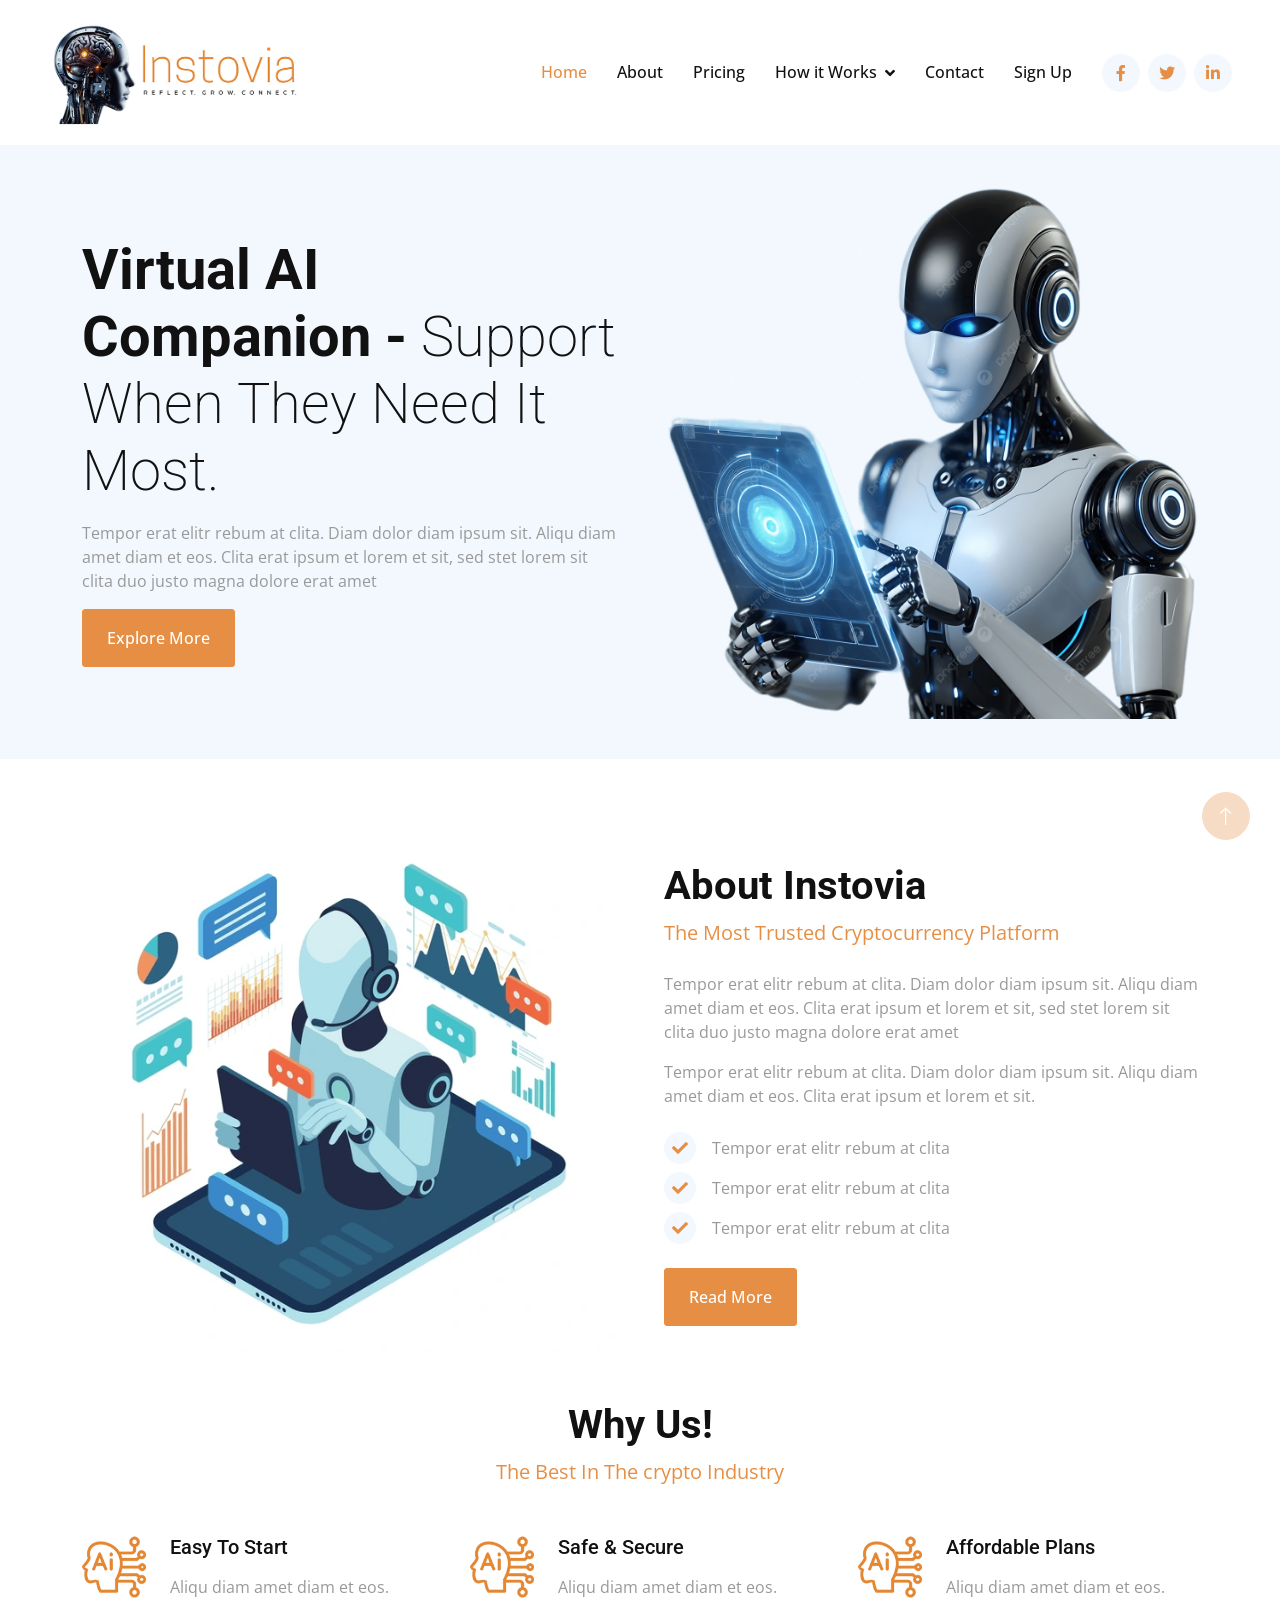
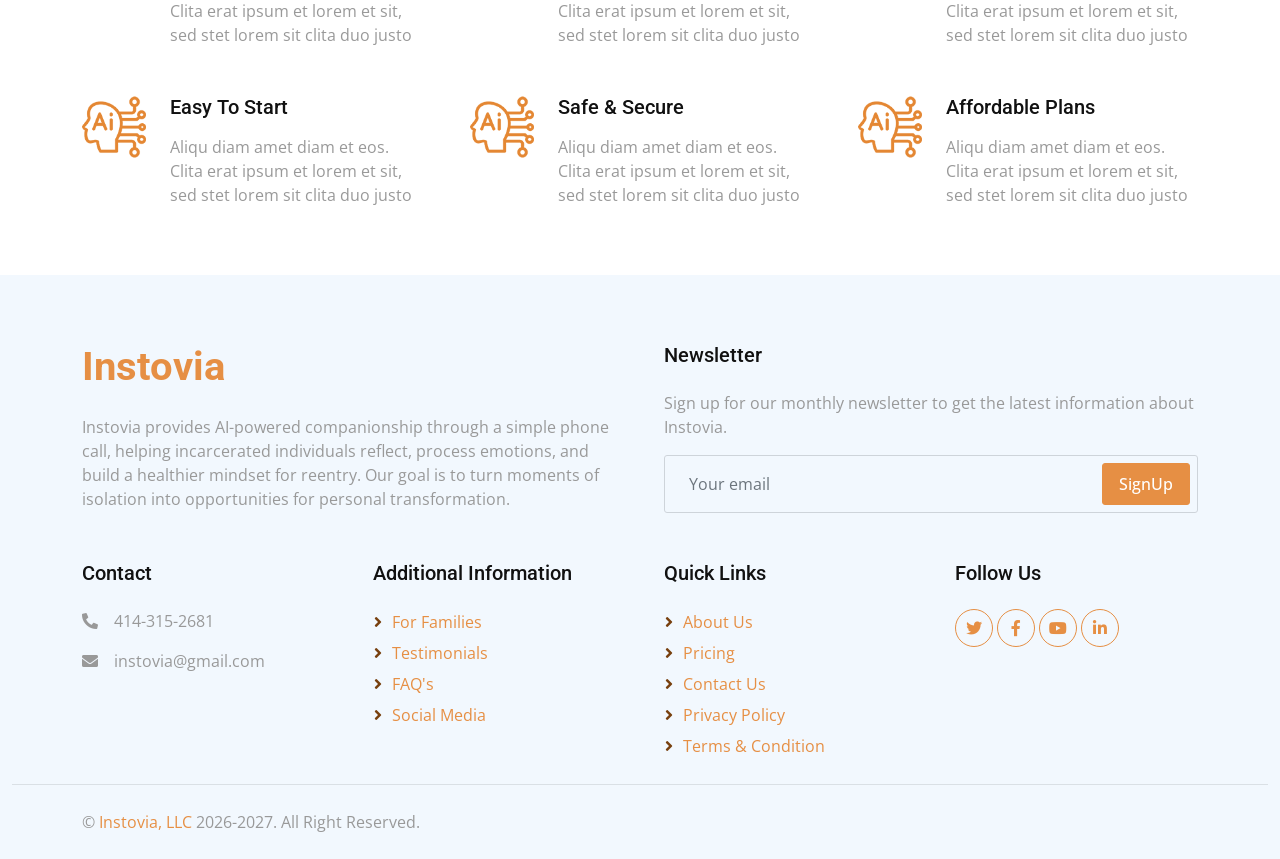
<file: index.html>
<!DOCTYPE html>
<html lang="en">

<head>
    <meta charset="utf-8">
    <title>Instovia Virtual AI-Based Phone Companion</title>
    <meta content="width=device-width, initial-scale=1.0" name="viewport">
    <meta content="" name="keywords">
    <meta content="" name="description">

    <!-- Favicon -->
    <link href="img/favicon.ico" rel="icon">

    <!-- Google Web Fonts -->
    <link rel="preconnect" href="https://fonts.googleapis.com">
    <link rel="preconnect" href="https://fonts.gstatic.com" crossorigin>
    <link href="https://fonts.googleapis.com/css2?family=Open+Sans:wght@400;500&family=Roboto:wght@500;700&display=swap"
        rel="stylesheet">

    <!-- Icon Font Stylesheet -->
    <link href="https://cdnjs.cloudflare.com/ajax/libs/font-awesome/5.10.0/css/all.min.css" rel="stylesheet">
    <link href="https://cdn.jsdelivr.net/npm/bootstrap-icons@1.4.1/font/bootstrap-icons.css" rel="stylesheet">

    <!-- Libraries Stylesheet -->
    <link href="lib/animate/animate.min.css" rel="stylesheet">
    <link href="lib/owlcarousel/assets/owl.carousel.min.css" rel="stylesheet">

    <!-- Customized Bootstrap Stylesheet -->
    <link href="css/bootstrap.min.css" rel="stylesheet">

    <!-- Template Stylesheet -->
    <link href="css/style.css" rel="stylesheet">
</head>

<body>
    <!-- Spinner Start -->
    <div id="spinner"
        class="show bg-white position-fixed translate-middle w-100 vh-100 top-50 start-50 d-flex align-items-center justify-content-center">
        <div class="spinner-grow text-primary" role="status"></div>
    </div>
    <!-- Spinner End -->


    <!-- Navbar Start -->
    <nav class="navbar navbar-expand-lg bg-white navbar-light sticky-top p-0 px-4 px-lg-5">
        <a href="index.html" class="navbar-brand d-flex align-items-center">
            <h2 class="m-0 text-primary"><img class="img-fluid me-2" src="img/logo.png" alt=""></h2>
        </a>
        <button type="button" class="navbar-toggler" data-bs-toggle="collapse" data-bs-target="#navbarCollapse">
            <span class="navbar-toggler-icon"></span>
        </button>
        <div class="collapse navbar-collapse" id="navbarCollapse">
            <div class="navbar-nav ms-auto py-4 py-lg-0">
                <a href="index.html" class="nav-item nav-link active">Home</a>
                <a href="about.html" class="nav-item nav-link">About</a>
                <a href="roadmap.html" class="nav-item nav-link">Pricing</a>
                <div class="nav-item dropdown">
                    <a href="#" class="nav-link dropdown-toggle" data-bs-toggle="dropdown">How it Works</a>
                    <div class="dropdown-menu shadow-sm m-0">
                        <a href="feature.html" class="dropdown-item">For Families</a>
                        <a href="token.html" class="dropdown-item">Testimonials</a>
                        <a href="faq.html" class="dropdown-item">FAQs</a>
                    </div>
                </div>
                <a href="contact.html" class="nav-item nav-link">Contact</a>
                <a href="contact.html" class="nav-item nav-link">Sign Up</a>
            </div>
            <div class="h-100 d-lg-inline-flex align-items-center d-none">
                <a class="btn btn-square rounded-circle bg-light text-primary me-2" href=""><i
                        class="fab fa-facebook-f"></i></a>
                <a class="btn btn-square rounded-circle bg-light text-primary me-2" href=""><i
                        class="fab fa-twitter"></i></a>
                <a class="btn btn-square rounded-circle bg-light text-primary me-0" href=""><i
                        class="fab fa-linkedin-in"></i></a>
            </div>
        </div>
    </nav>
    <!-- Navbar End -->


    <!-- Header Start -->
    <div class="container-fluid hero-header bg-light py-5 mb-5">
        <div class="container py-5">
            <div class="row g-5 align-items-center">
                <div class="col-lg-6">
                    <h1 class="display-4 mb-3 animated slideInDown">Virtual AI Companion - <span style="font-weight: 200;">Support When They Need It Most.</span></h1>
                    <p class="animated slideInDown">Tempor erat elitr rebum at clita. Diam dolor diam ipsum sit. Aliqu
                        diam amet diam et eos. Clita erat ipsum et lorem et sit, sed stet lorem sit clita duo justo
                        magna dolore erat amet</p>
                    <a href="/how-it-works.html" class="btn btn-primary py-3 px-4 animated slideInDown">Explore More</a>
                </div>
                <div class="col-lg-6 animated fadeIn">
                    <img class="img-fluid animated pulse infinite" style="animation-duration: 3s;" src="img/hero-10.png"
                        alt="">
                </div>
            </div>
        </div>
    </div>
    <!-- Header End -->


    <!-- About Start -->
    <div class="container-xxl py-5">
        <div class="container">
            <div class="row g-5 align-items-center">
                <div class="col-lg-6 wow fadeInUp" data-wow-delay="0.1s">
                    <img class="img-fluid" src="img/ai-support-robot.jpg" alt="">
                </div>
                <div class="col-lg-6 wow fadeInUp" data-wow-delay="0.5s">
                    <div class="h-100">
                        <h1 class="display-6">About Instovia</h1>
                        <p class="text-primary fs-5 mb-4" style="color: #e68f44;">The Most Trusted Cryptocurrency Platform</p>
                        <p>Tempor erat elitr rebum at clita. Diam dolor diam ipsum sit. Aliqu diam amet diam et eos.
                            Clita erat ipsum et lorem et sit, sed stet lorem sit clita duo justo magna dolore erat amet
                        </p>
                        <p class="mb-4">Tempor erat elitr rebum at clita. Diam dolor diam ipsum sit. Aliqu diam amet
                            diam et eos. Clita erat ipsum et lorem et sit.</p>
                        <div class="d-flex align-items-center mb-2">
                            <i class="fa fa-check bg-light text-primary btn-sm-square rounded-circle me-3 fw-bold"></i>
                            <span>Tempor erat elitr rebum at clita</span>
                        </div>
                        <div class="d-flex align-items-center mb-2">
                            <i class="fa fa-check bg-light text-primary btn-sm-square rounded-circle me-3 fw-bold"></i>
                            <span>Tempor erat elitr rebum at clita</span>
                        </div>
                        <div class="d-flex align-items-center mb-4">
                            <i class="fa fa-check bg-light text-primary btn-sm-square rounded-circle me-3 fw-bold"></i>
                            <span>Tempor erat elitr rebum at clita</span>
                        </div>
                        <a class="btn btn-primary py-3 px-4" href="">Read More</a>
                    </div>
                </div>
            </div>
        </div>
    </div>
    <!-- About End -->


    <!-- Facts Start -->
    <!-- <div class="container-xxl bg-light py-5 my-5">
        <div class="container py-5">
            <div class="row g-5">
                <div class="col-lg-4 col-md-6 text-center wow fadeIn" data-wow-delay="0.1s">
                    <img class="img-fluid mb-4" src="img/icon-9.png" alt="">
                    <h1 class="display-4" data-toggle="counter-up">3</h1>
                    <p class="fs-5 text-primary mb-0">Dollars in James Account</p>
                </div>
                <div class="col-lg-4 col-md-6 text-center wow fadeIn" data-wow-delay="0.3s">
                    <img class="img-fluid mb-4" src="img/icon-10.png" alt="">
                    <h1 class="display-4" data-toggle="counter-up">123456</h1>
                    <p class="fs-5 text-primary mb-0">Monthly Transactions</p>
                </div>
                <div class="col-lg-4 col-md-6 text-center wow fadeIn" data-wow-delay="0.5s">
                    <img class="img-fluid mb-4" src="img/icon-2.png" alt="">
                    <h1 class="display-4" data-toggle="counter-up">123456</h1>
                    <p class="fs-5 text-primary mb-0">Total Transactions</p>
                </div>
            </div>
        </div>
    </div> -->
    <!-- Facts End -->


    <!-- Features Start -->
    <div class="container-xxl py-5">
        <div class="container">
            <div class="text-center mx-auto wow fadeInUp" data-wow-delay="0.1s" style="max-width: 500px;">
                <h1 class="display-6">Why Us!</h1>
                <p class="text-primary fs-5 mb-5">The Best In The crypto Industry</p>
            </div>
            <div class="row g-5">
                <div class="col-lg-4 col-md-6 wow fadeInUp" data-wow-delay="0.1s">
                    <div class="d-flex align-items-start">
                        <img class="img-fluid flex-shrink-0" src="img/ai-icon.png" width="64px" alt="">
                        <div class="ps-4">
                            <h5 class="mb-3">Easy To Start</h5>
                            <span>Aliqu diam amet diam et eos. Clita erat ipsum et lorem et sit, sed stet lorem sit
                                clita duo justo</span>
                        </div>
                    </div>
                </div>
                <div class="col-lg-4 col-md-6 wow fadeInUp" data-wow-delay="0.3s">
                    <div class="d-flex align-items-start">
                        <img class="img-fluid flex-shrink-0" src="img/ai-icon.png" width="64px" alt="">
                        <div class="ps-4">
                            <h5 class="mb-3">Safe & Secure</h5>
                            <span>Aliqu diam amet diam et eos. Clita erat ipsum et lorem et sit, sed stet lorem sit
                                clita duo justo</span>
                        </div>
                    </div>
                </div>
                <div class="col-lg-4 col-md-6 wow fadeInUp" data-wow-delay="0.5s">
                    <div class="d-flex align-items-start">
                        <img class="img-fluid flex-shrink-0" src="img/ai-icon.png" width="64px" alt="">
                        <div class="ps-4">
                            <h5 class="mb-3">Affordable Plans</h5>
                            <span>Aliqu diam amet diam et eos. Clita erat ipsum et lorem et sit, sed stet lorem sit
                                clita duo justo</span>
                        </div>
                    </div>
                </div>
                <div class="col-lg-4 col-md-6 wow fadeInUp" data-wow-delay="0.1s">
                    <div class="d-flex align-items-start">
                        <img class="img-fluid flex-shrink-0" src="img/ai-icon.png" width="64px" alt="">
                        <div class="ps-4">
                            <h5 class="mb-3">Easy To Start</h5>
                            <span>Aliqu diam amet diam et eos. Clita erat ipsum et lorem et sit, sed stet lorem sit
                                clita duo justo</span>
                        </div>
                    </div>
                </div>
                <div class="col-lg-4 col-md-6 wow fadeInUp" data-wow-delay="0.3s">
                    <div class="d-flex align-items-start">
                        <img class="img-fluid flex-shrink-0" src="img/ai-icon.png" width="64px" alt="">
                        <div class="ps-4">
                            <h5 class="mb-3">Safe & Secure</h5>
                            <span>Aliqu diam amet diam et eos. Clita erat ipsum et lorem et sit, sed stet lorem sit
                                clita duo justo</span>
                        </div>
                    </div>
                </div>
                <div class="col-lg-4 col-md-6 wow fadeInUp" data-wow-delay="0.5s">
                    <div class="d-flex align-items-start">
                        <img class="img-fluid flex-shrink-0" src="img/ai-icon.png" width="64px" alt="">
                        <div class="ps-4">
                            <h5 class="mb-3">Affordable Plans</h5>
                            <span>Aliqu diam amet diam et eos. Clita erat ipsum et lorem et sit, sed stet lorem sit
                                clita duo justo</span>
                        </div>
                    </div>
                </div>
                
            </div>
        </div>
    </div>
    <!-- Features End -->


    <!-- Footer Start -->
    <div class="container-fluid bg-light footer mt-5 pt-5 wow fadeIn" data-wow-delay="0.1s">
        <div class="container py-5">
            <div class="row g-5">
                <div class="col-md-6">
                    <h1 class="text-primary mb-4">Instovia</h1>
                    <span>Instovia provides AI-powered companionship through a simple phone call, helping incarcerated individuals reflect,
                    process emotions, and build a healthier mindset for reentry. Our goal is to turn moments of isolation into opportunities
                    for personal transformation.</span>
                </div>
                <div class="col-md-6">
                    <h5 class="mb-4">Newsletter</h5>
                    <p>Sign up for our monthly newsletter to get the latest information about Instovia.</p>
                    <div class="position-relative">
                        <input class="form-control bg-transparent w-100 py-3 ps-4 pe-5" type="text"
                            placeholder="Your email">
                        <button type="button"
                            class="btn btn-primary py-2 px-3 position-absolute top-0 end-0 mt-2 me-2">SignUp</button>
                    </div>
                </div>
                <div class="col-lg-3 col-md-6">
                    <h5 class="mb-4">Contact</h5>
                    <p><i class="fa fa-phone-alt me-3"></i>414-315-2681</p>
                    <p><i class="fa fa-envelope me-3"></i><a href="mailto:instovia@gmail.com"></a>instovia@gmail.com</p>
                </div>
                <div class="col-lg-3 col-md-6">
                    <h5 class="mb-4">Additional Information</h5>
                    <a class="btn btn-link" href="">For Families</a>
                    <a class="btn btn-link" href="">Testimonials</a>
                    <a class="btn btn-link" href="">FAQ's</a>
                    <a class="btn btn-link" href="">Social Media</a>
                </div>
                <div class="col-lg-3 col-md-6">
                    <h5 class="mb-4">Quick Links</h5>
                    <a class="btn btn-link" href="">About Us</a>
                    <a class="btn btn-link" href="">Pricing</a>
                    <a class="btn btn-link" href="">Contact Us</a>
                    <a class="btn btn-link" href="">Privacy Policy</a>
                    <a class="btn btn-link" href="">Terms &amp; Condition</a>
                </div>
                <div class="col-lg-3 col-md-6">
                    <h5 class="mb-4">Follow Us</h5>
                    <div class="d-flex">
                        <a class="btn btn-square rounded-circle me-1" href=""><i class="fab fa-twitter"></i></a>
                        <a class="btn btn-square rounded-circle me-1" href=""><i class="fab fa-facebook-f"></i></a>
                        <a class="btn btn-square rounded-circle me-1" href=""><i class="fab fa-youtube"></i></a>
                        <a class="btn btn-square rounded-circle me-1" href=""><i class="fab fa-linkedin-in"></i></a>
                    </div>
                </div>
            </div>
        </div>
        <div class="container-fluid copyright">
            <div class="container">
                <div class="row">
                    <div class="col-md-6 text-center text-md-start mb-3 mb-md-0">
                        &copy; <a href="#">Instovia, LLC</a> 2026-2027. All Right Reserved.
                    </div>
                    <div class="col-md-6 text-center text-md-end">
                    </div>
                </div>
            </div>
        </div>
    </div>
    <!-- Footer End -->


    <!-- Back to Top -->
    <a href="#" class="btn btn-lg btn-primary btn-lg-square rounded-circle back-to-top"><i
            class="bi bi-arrow-up"></i></a>


    <!-- JavaScript Libraries -->
    <script src="https://code.jquery.com/jquery-3.4.1.min.js"></script>
    <script src="https://cdn.jsdelivr.net/npm/bootstrap@5.0.0/dist/js/bootstrap.bundle.min.js"></script>
    <script src="lib/wow/wow.min.js"></script>
    <script src="lib/easing/easing.min.js"></script>
    <script src="lib/waypoints/waypoints.min.js"></script>
    <script src="lib/owlcarousel/owl.carousel.min.js"></script>
    <script src="lib/counterup/counterup.min.js"></script>

    <!-- Template Javascript -->
    <script src="js/main.js"></script>
</body>

</html>
</file>
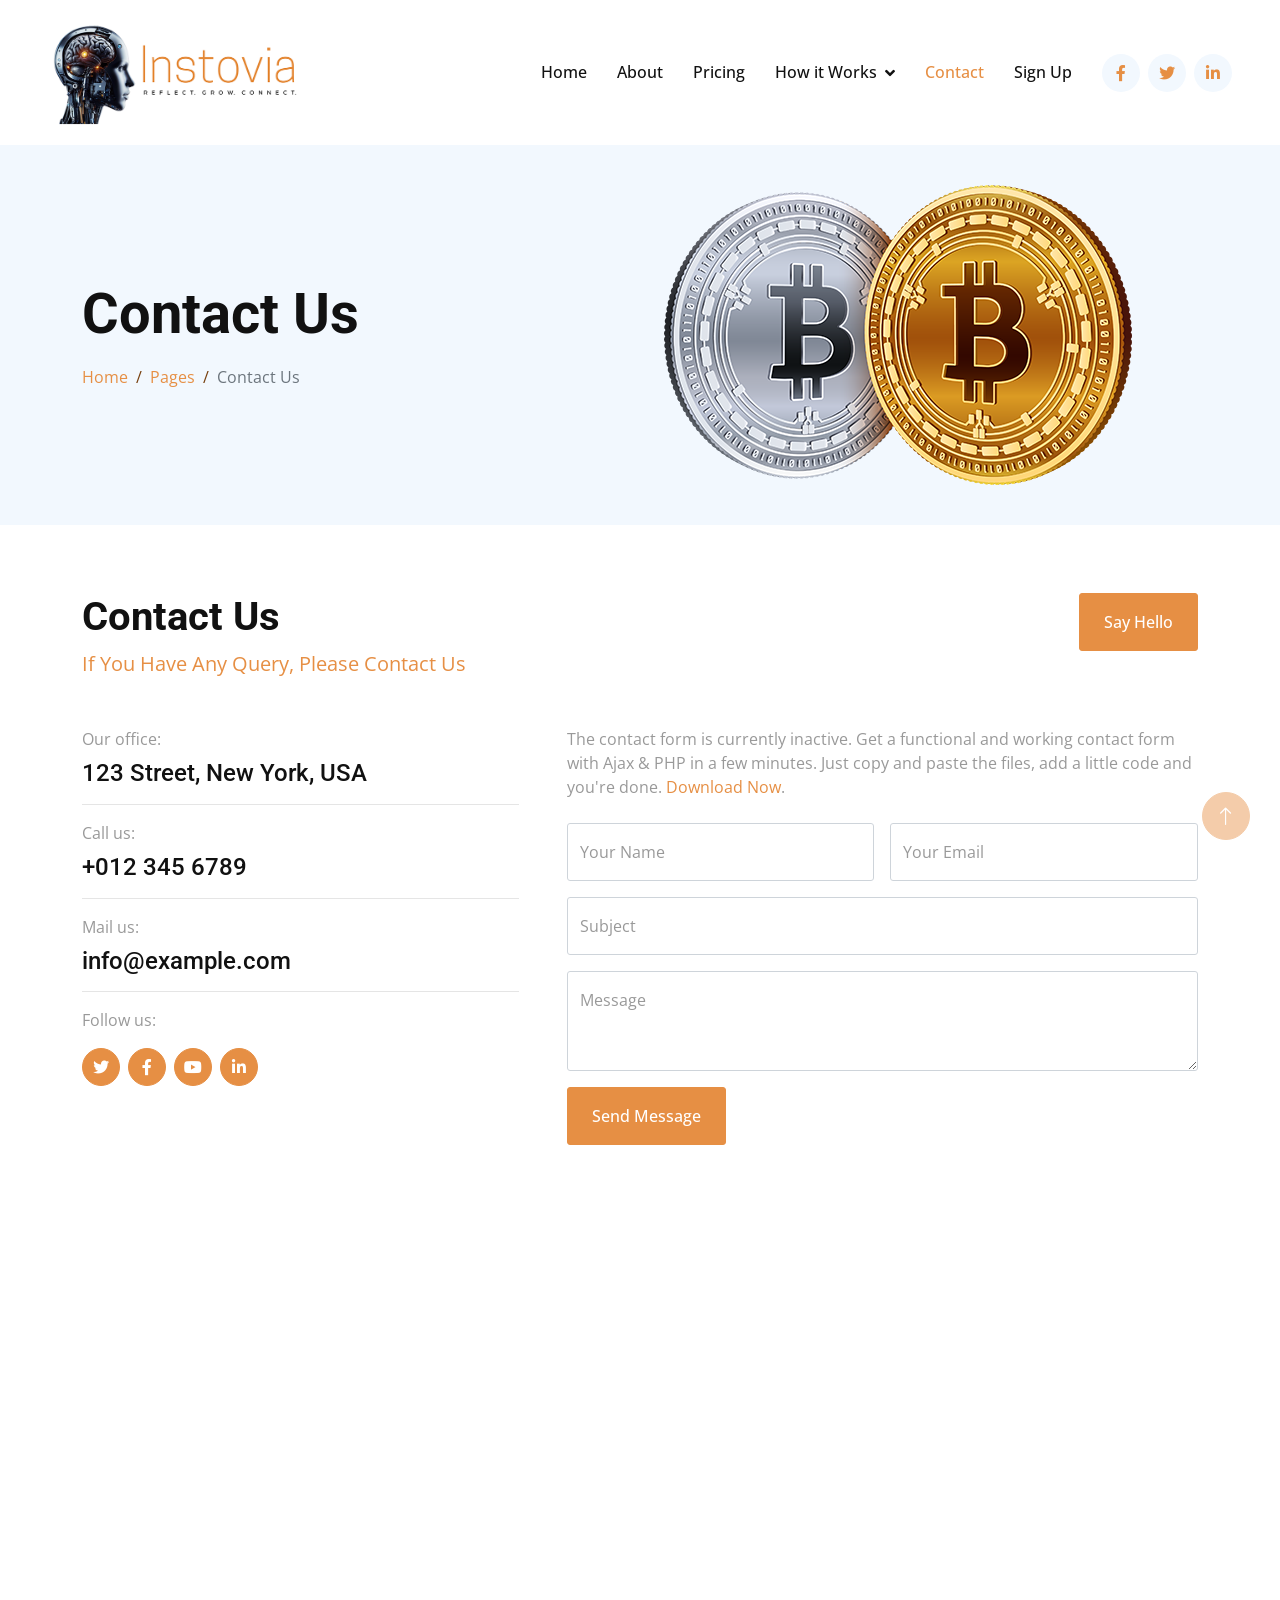
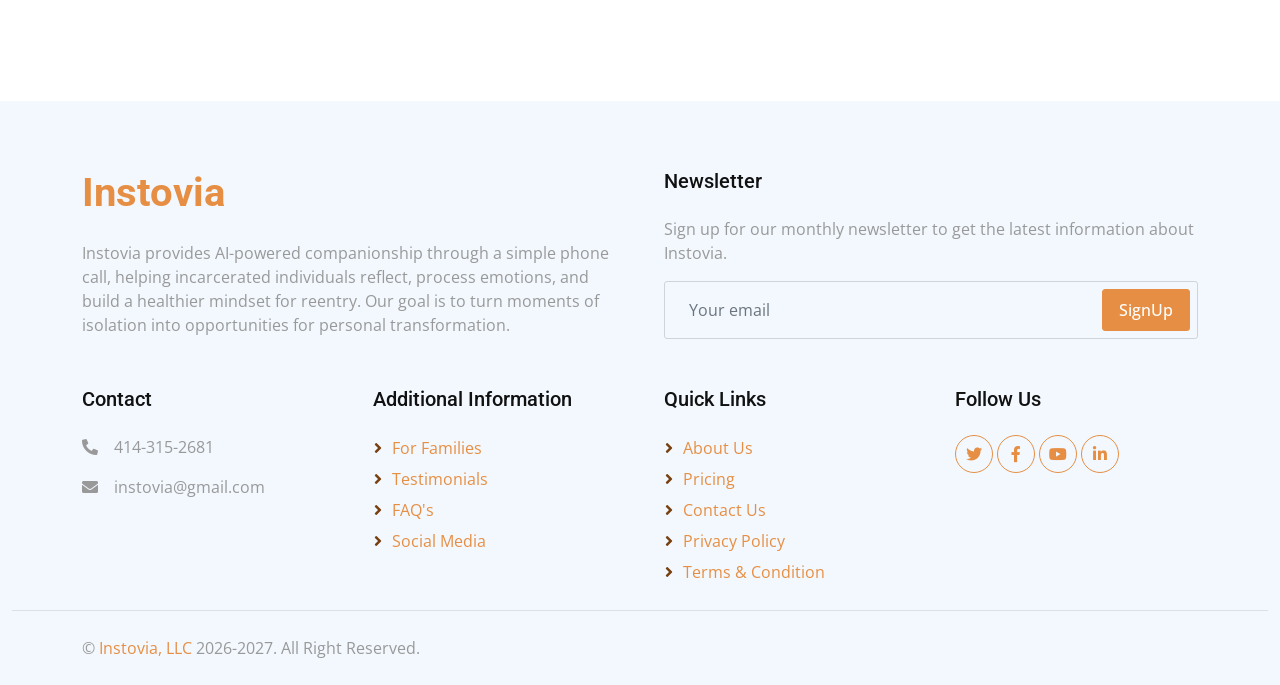
<file: contact.html>
<!DOCTYPE html>
<html lang="en">

<head>
    <meta charset="utf-8">
    <title>CryptoCoin - Free Cryptocurrency Website Template</title>
    <meta content="width=device-width, initial-scale=1.0" name="viewport">
    <meta content="" name="keywords">
    <meta content="" name="description">

    <!-- Favicon -->
    <link href="img/favicon.ico" rel="icon">

    <!-- Google Web Fonts -->
    <link rel="preconnect" href="https://fonts.googleapis.com">
    <link rel="preconnect" href="https://fonts.gstatic.com" crossorigin>
    <link href="https://fonts.googleapis.com/css2?family=Open+Sans:wght@400;500&family=Roboto:wght@500;700&display=swap" rel="stylesheet">  

    <!-- Icon Font Stylesheet -->
    <link href="https://cdnjs.cloudflare.com/ajax/libs/font-awesome/5.10.0/css/all.min.css" rel="stylesheet">
    <link href="https://cdn.jsdelivr.net/npm/bootstrap-icons@1.4.1/font/bootstrap-icons.css" rel="stylesheet">

    <!-- Libraries Stylesheet -->
    <link href="lib/animate/animate.min.css" rel="stylesheet">
    <link href="lib/owlcarousel/assets/owl.carousel.min.css" rel="stylesheet">

    <!-- Customized Bootstrap Stylesheet -->
    <link href="css/bootstrap.min.css" rel="stylesheet">

    <!-- Template Stylesheet -->
    <link href="css/style.css" rel="stylesheet">
</head>

<body>
    <!-- Spinner Start -->
    <div id="spinner" class="show bg-white position-fixed translate-middle w-100 vh-100 top-50 start-50 d-flex align-items-center justify-content-center">
        <div class="spinner-grow text-primary" role="status"></div>
    </div>
    <!-- Spinner End -->


    <!-- Navbar Start -->
    <nav class="navbar navbar-expand-lg bg-white navbar-light sticky-top p-0 px-4 px-lg-5">
        <a href="index.html" class="navbar-brand d-flex align-items-center">
            <h2 class="m-0 text-primary"><img class="img-fluid me-2" src="img/logo.png" alt=""></h2>
        </a>
        <button type="button" class="navbar-toggler" data-bs-toggle="collapse" data-bs-target="#navbarCollapse">
            <span class="navbar-toggler-icon"></span>
        </button>
        <div class="collapse navbar-collapse" id="navbarCollapse">
            <div class="navbar-nav ms-auto py-4 py-lg-0">
                <a href="index.html" class="nav-item nav-link">Home</a>
                <a href="about.html" class="nav-item nav-link">About</a>
                <a href="roadmap.html" class="nav-item nav-link">Pricing</a>
                <div class="nav-item dropdown">
                    <a href="#" class="nav-link dropdown-toggle" data-bs-toggle="dropdown">How it Works</a>
                    <div class="dropdown-menu shadow-sm m-0">
                        <a href="feature.html" class="dropdown-item">For Families</a>
                        <a href="token.html" class="dropdown-item">Testimonials</a>
                        <a href="faq.html" class="dropdown-item">FAQs</a>
                    </div>
                </div>
                <a href="contact.html" class="nav-item nav-link active">Contact</a>
                <a href="contact.html" class="nav-item nav-link">Sign Up</a>
            </div>
            <div class="h-100 d-lg-inline-flex align-items-center d-none">
                <a class="btn btn-square rounded-circle bg-light text-primary me-2" href=""><i
                        class="fab fa-facebook-f"></i></a>
                <a class="btn btn-square rounded-circle bg-light text-primary me-2" href=""><i
                        class="fab fa-twitter"></i></a>
                <a class="btn btn-square rounded-circle bg-light text-primary me-0" href=""><i
                        class="fab fa-linkedin-in"></i></a>
            </div>
        </div>
    </nav>
    <!-- Navbar End -->


    <!-- Header Start -->
    <div class="container-fluid hero-header bg-light py-5 mb-5">
        <div class="container py-5">
            <div class="row g-5 align-items-center">
                <div class="col-lg-6">
                    <h1 class="display-4 mb-3 animated slideInDown">Contact Us</h1>
                    <nav aria-label="breadcrumb animated slideInDown">
                        <ol class="breadcrumb mb-0">
                            <li class="breadcrumb-item"><a href="#">Home</a></li>
                            <li class="breadcrumb-item"><a href="#">Pages</a></li>
                            <li class="breadcrumb-item active" aria-current="page">Contact Us</li>
                        </ol>
                    </nav>
                </div>
                <div class="col-lg-6 animated fadeIn">
                    <img class="img-fluid animated pulse infinite" style="animation-duration: 3s;" src="img/hero-2.png" alt="">
                </div>
            </div>
        </div>
    </div>
    <!-- Header End -->


    <!-- Contact Start -->
    <div class="container-xxl py-5">
        <div class="container">
            <div class="row g-5 mb-5 wow fadeInUp" data-wow-delay="0.1s">
                <div class="col-lg-6">
                    <h1 class="display-6">Contact Us</h1>
                    <p class="text-primary fs-5 mb-0">If You Have Any Query, Please Contact Us</p>
                </div>
                <div class="col-lg-6 text-lg-end">
                    <a class="btn btn-primary py-3 px-4" href="">Say Hello</a>
                </div>
            </div>
            <div class="row g-5">
                <div class="col-lg-5 col-md-6 wow fadeInUp" data-wow-delay="0.1s">
                    <p class="mb-2">Our office:</p>
                    <h4>123 Street, New York, USA</h4>
                    <hr class="w-100">
                    <p class="mb-2">Call us:</p>
                    <h4>+012 345 6789</h4>
                    <hr class="w-100">
                    <p class="mb-2">Mail us:</p>
                    <h4>info@example.com</h4>
                    <hr class="w-100">
                    <p class="mb-2">Follow us:</p>
                    <div class="d-flex pt-2">
                        <a class="btn btn-square btn-primary rounded-circle me-2" href=""><i class="fab fa-twitter"></i></a>
                        <a class="btn btn-square btn-primary rounded-circle me-2" href=""><i class="fab fa-facebook-f"></i></a>
                        <a class="btn btn-square btn-primary rounded-circle me-2" href=""><i class="fab fa-youtube"></i></a>
                        <a class="btn btn-square btn-primary rounded-circle me-2" href=""><i class="fab fa-linkedin-in"></i></a>
                    </div>
                </div>
                <div class="col-lg-7 col-md-6 wow fadeInUp" data-wow-delay="0.5s">
                    <p class="mb-4">The contact form is currently inactive. Get a functional and working contact form with Ajax & PHP in a few minutes. Just copy and paste the files, add a little code and you're done. <a href="https://htmlcodex.com/contact-form">Download Now</a>.</p>
                    <form>
                        <div class="row g-3">
                            <div class="col-md-6">
                                <div class="form-floating">
                                    <input type="text" class="form-control" id="name" placeholder="Your Name">
                                    <label for="name">Your Name</label>
                                </div>
                            </div>
                            <div class="col-md-6">
                                <div class="form-floating">
                                    <input type="email" class="form-control" id="email" placeholder="Your Email">
                                    <label for="email">Your Email</label>
                                </div>
                            </div>
                            <div class="col-12">
                                <div class="form-floating">
                                    <input type="text" class="form-control" id="subject" placeholder="Subject">
                                    <label for="subject">Subject</label>
                                </div>
                            </div>
                            <div class="col-12">
                                <div class="form-floating">
                                    <textarea class="form-control" placeholder="Leave a message here" id="message" style="height: 100px"></textarea>
                                    <label for="message">Message</label>
                                </div>
                            </div>
                            <div class="col-12">
                                <button class="btn btn-primary py-3 px-4" type="submit">Send Message</button>
                            </div>
                        </div>
                    </form>
                </div>
            </div>
        </div>
    </div>
    <!-- Contact End -->


    <!-- Google Map Start -->
    <div class="container-xxl py-5 px-0 wow fadeInUp" data-wow-delay="0.1s">
        <iframe class="w-100 mb-n2" style="height: 450px;"
            src="https://www.google.com/maps/embed?pb=!1m18!1m12!1m3!1d3001156.4288297426!2d-78.01371936852176!3d42.72876761954724!2m3!1f0!2f0!3f0!3m2!1i1024!2i768!4f13.1!3m3!1m2!1s0x4ccc4bf0f123a5a9%3A0xddcfc6c1de189567!2sNew%20York%2C%20USA!5e0!3m2!1sen!2sbd!4v1603794290143!5m2!1sen!2sbd"
            frameborder="0" allowfullscreen="" aria-hidden="false" tabindex="0"></iframe>
    </div>
    <!-- Google Map End -->


    <!-- Footer Start -->
    <div class="container-fluid bg-light footer mt-5 pt-5 wow fadeIn" data-wow-delay="0.1s">
        <div class="container py-5">
            <div class="row g-5">
                <div class="col-md-6">
                    <h1 class="text-primary mb-4">Instovia</h1>
                    <span>Instovia provides AI-powered companionship through a simple phone call, helping incarcerated
                        individuals reflect,
                        process emotions, and build a healthier mindset for reentry. Our goal is to turn moments of
                        isolation into opportunities
                        for personal transformation.</span>
                </div>
                <div class="col-md-6">
                    <h5 class="mb-4">Newsletter</h5>
                    <p>Sign up for our monthly newsletter to get the latest information about Instovia.</p>
                    <div class="position-relative">
                        <input class="form-control bg-transparent w-100 py-3 ps-4 pe-5" type="text"
                            placeholder="Your email">
                        <button type="button"
                            class="btn btn-primary py-2 px-3 position-absolute top-0 end-0 mt-2 me-2">SignUp</button>
                    </div>
                </div>
                <div class="col-lg-3 col-md-6">
                    <h5 class="mb-4">Contact</h5>
                    <p><i class="fa fa-phone-alt me-3"></i>414-315-2681</p>
                    <p><i class="fa fa-envelope me-3"></i><a href="mailto:instovia@gmail.com"></a>instovia@gmail.com</p>
                </div>
                <div class="col-lg-3 col-md-6">
                    <h5 class="mb-4">Additional Information</h5>
                    <a class="btn btn-link" href="">For Families</a>
                    <a class="btn btn-link" href="">Testimonials</a>
                    <a class="btn btn-link" href="">FAQ's</a>
                    <a class="btn btn-link" href="">Social Media</a>
                </div>
                <div class="col-lg-3 col-md-6">
                    <h5 class="mb-4">Quick Links</h5>
                    <a class="btn btn-link" href="">About Us</a>
                    <a class="btn btn-link" href="">Pricing</a>
                    <a class="btn btn-link" href="">Contact Us</a>
                    <a class="btn btn-link" href="">Privacy Policy</a>
                    <a class="btn btn-link" href="">Terms &amp; Condition</a>
                </div>
                <div class="col-lg-3 col-md-6">
                    <h5 class="mb-4">Follow Us</h5>
                    <div class="d-flex">
                        <a class="btn btn-square rounded-circle me-1" href=""><i class="fab fa-twitter"></i></a>
                        <a class="btn btn-square rounded-circle me-1" href=""><i class="fab fa-facebook-f"></i></a>
                        <a class="btn btn-square rounded-circle me-1" href=""><i class="fab fa-youtube"></i></a>
                        <a class="btn btn-square rounded-circle me-1" href=""><i class="fab fa-linkedin-in"></i></a>
                    </div>
                </div>
            </div>
        </div>
        <div class="container-fluid copyright">
            <div class="container">
                <div class="row">
                    <div class="col-md-6 text-center text-md-start mb-3 mb-md-0">
                        &copy; <a href="#">Instovia, LLC</a> 2026-2027. All Right Reserved.
                    </div>
                    <div class="col-md-6 text-center text-md-end">
                    </div>
                </div>
            </div>
        </div>
    </div>
    <!-- Footer End -->


    <!-- Back to Top -->
    <a href="#" class="btn btn-lg btn-primary btn-lg-square rounded-circle back-to-top"><i class="bi bi-arrow-up"></i></a>


    <!-- JavaScript Libraries -->
    <script src="https://code.jquery.com/jquery-3.4.1.min.js"></script>
    <script src="https://cdn.jsdelivr.net/npm/bootstrap@5.0.0/dist/js/bootstrap.bundle.min.js"></script>
    <script src="lib/wow/wow.min.js"></script>
    <script src="lib/easing/easing.min.js"></script>
    <script src="lib/waypoints/waypoints.min.js"></script>
    <script src="lib/owlcarousel/owl.carousel.min.js"></script>
    <script src="lib/counterup/counterup.min.js"></script>

    <!-- Template Javascript -->
    <script src="js/main.js"></script>
</body>

</html>
</file>
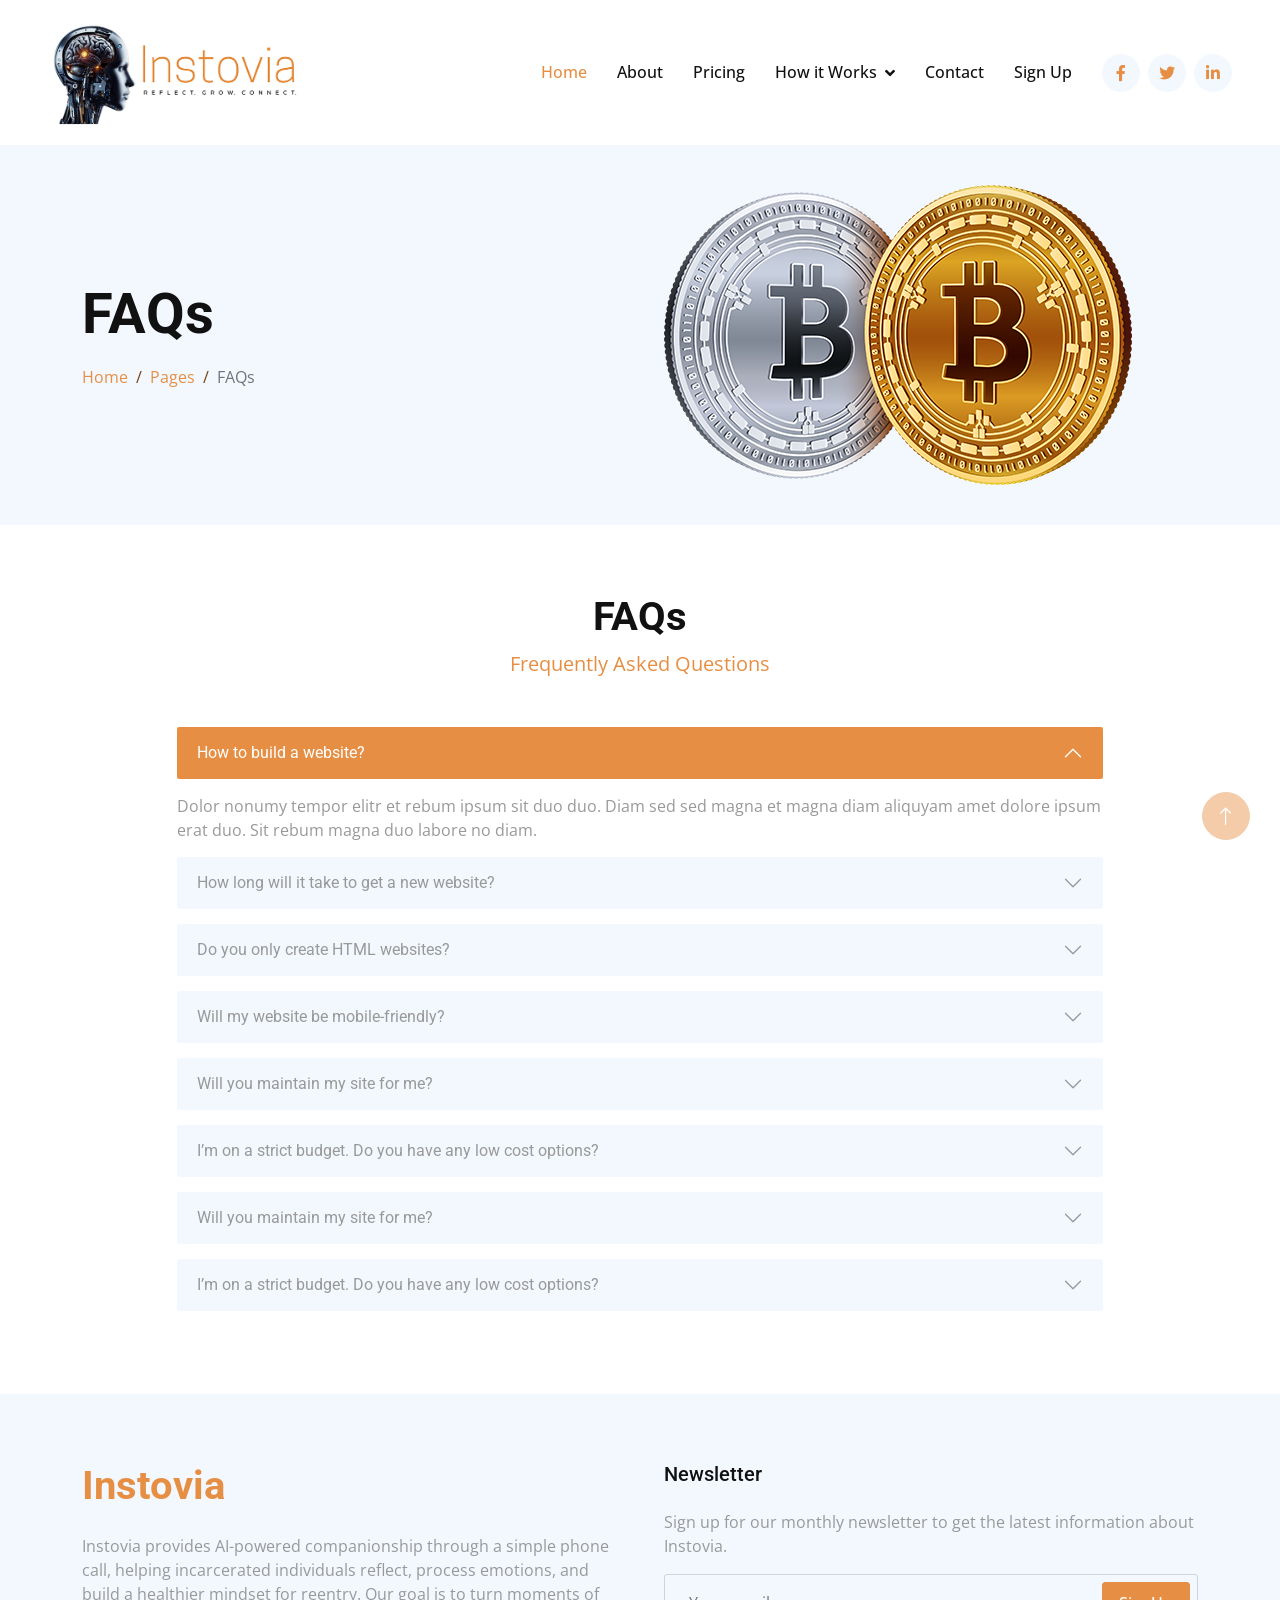
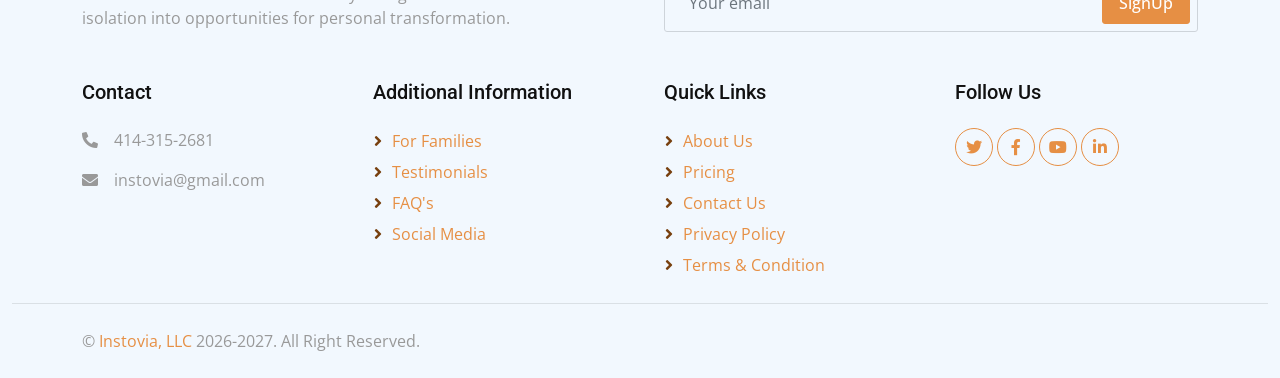
<file: faq.html>
<!DOCTYPE html>
<html lang="en">

<head>
    <meta charset="utf-8">
    <title>CryptoCoin - Free Cryptocurrency Website Template</title>
    <meta content="width=device-width, initial-scale=1.0" name="viewport">
    <meta content="" name="keywords">
    <meta content="" name="description">

    <!-- Favicon -->
    <link href="img/favicon.ico" rel="icon">

    <!-- Google Web Fonts -->
    <link rel="preconnect" href="https://fonts.googleapis.com">
    <link rel="preconnect" href="https://fonts.gstatic.com" crossorigin>
    <link href="https://fonts.googleapis.com/css2?family=Open+Sans:wght@400;500&family=Roboto:wght@500;700&display=swap"
        rel="stylesheet">

    <!-- Icon Font Stylesheet -->
    <link href="https://cdnjs.cloudflare.com/ajax/libs/font-awesome/5.10.0/css/all.min.css" rel="stylesheet">
    <link href="https://cdn.jsdelivr.net/npm/bootstrap-icons@1.4.1/font/bootstrap-icons.css" rel="stylesheet">

    <!-- Libraries Stylesheet -->
    <link href="lib/animate/animate.min.css" rel="stylesheet">
    <link href="lib/owlcarousel/assets/owl.carousel.min.css" rel="stylesheet">

    <!-- Customized Bootstrap Stylesheet -->
    <link href="css/bootstrap.min.css" rel="stylesheet">

    <!-- Template Stylesheet -->
    <link href="css/style.css" rel="stylesheet">
</head>

<body>
    <!-- Spinner Start -->
    <div id="spinner"
        class="show bg-white position-fixed translate-middle w-100 vh-100 top-50 start-50 d-flex align-items-center justify-content-center">
        <div class="spinner-grow text-primary" role="status"></div>
    </div>
    <!-- Spinner End -->


    <!-- Navbar Start -->
    <nav class="navbar navbar-expand-lg bg-white navbar-light sticky-top p-0 px-4 px-lg-5">
        <a href="index.html" class="navbar-brand d-flex align-items-center">
            <h2 class="m-0 text-primary"><img class="img-fluid me-2" src="img/logo.png" alt=""></h2>
        </a>
        <button type="button" class="navbar-toggler" data-bs-toggle="collapse" data-bs-target="#navbarCollapse">
            <span class="navbar-toggler-icon"></span>
        </button>
        <div class="collapse navbar-collapse" id="navbarCollapse">
            <div class="navbar-nav ms-auto py-4 py-lg-0">
                <a href="index.html" class="nav-item nav-link active">Home</a>
                <a href="about.html" class="nav-item nav-link">About</a>
                <a href="roadmap.html" class="nav-item nav-link">Pricing</a>
                <div class="nav-item dropdown">
                    <a href="#" class="nav-link dropdown-toggle" data-bs-toggle="dropdown">How it Works</a>
                    <div class="dropdown-menu shadow-sm m-0">
                        <a href="feature.html" class="dropdown-item">For Families</a>
                        <a href="token.html" class="dropdown-item">Testimonials</a>
                        <a href="faq.html" class="dropdown-item">FAQs</a>
                    </div>
                </div>
                <a href="contact.html" class="nav-item nav-link">Contact</a>
                <a href="contact.html" class="nav-item nav-link">Sign Up</a>
            </div>
            <div class="h-100 d-lg-inline-flex align-items-center d-none">
                <a class="btn btn-square rounded-circle bg-light text-primary me-2" href=""><i
                        class="fab fa-facebook-f"></i></a>
                <a class="btn btn-square rounded-circle bg-light text-primary me-2" href=""><i
                        class="fab fa-twitter"></i></a>
                <a class="btn btn-square rounded-circle bg-light text-primary me-0" href=""><i
                        class="fab fa-linkedin-in"></i></a>
            </div>
        </div>
    </nav>
    <!-- Navbar End -->


    <!-- Header Start -->
    <div class="container-fluid hero-header bg-light py-5 mb-5">
        <div class="container py-5">
            <div class="row g-5 align-items-center">
                <div class="col-lg-6">
                    <h1 class="display-4 mb-3 animated slideInDown">FAQs</h1>
                    <nav aria-label="breadcrumb animated slideInDown">
                        <ol class="breadcrumb mb-0">
                            <li class="breadcrumb-item"><a href="#">Home</a></li>
                            <li class="breadcrumb-item"><a href="#">Pages</a></li>
                            <li class="breadcrumb-item active" aria-current="page">FAQs</li>
                        </ol>
                    </nav>
                </div>
                <div class="col-lg-6 animated fadeIn">
                    <img class="img-fluid animated pulse infinite" style="animation-duration: 3s;" src="img/hero-2.png"
                        alt="">
                </div>
            </div>
        </div>
    </div>
    <!-- Header End -->


    <!-- FAQs Start -->
    <div class="container-xxl py-5">
        <div class="container">
            <div class="text-center mx-auto wow fadeInUp" data-wow-delay="0.1s" style="max-width: 500px;">
                <h1 class="display-6">FAQs</h1>
                <p class="text-primary fs-5 mb-5">Frequently Asked Questions</p>
            </div>
            <div class="row justify-content-center">
                <div class="col-lg-10">
                    <div class="accordion" id="accordionExample">
                        <div class="accordion-item wow fadeInUp" data-wow-delay="0.1s">
                            <h2 class="accordion-header" id="headingOne">
                                <button class="accordion-button" type="button" data-bs-toggle="collapse"
                                    data-bs-target="#collapseOne" aria-expanded="true" aria-controls="collapseOne">
                                    How to build a website?
                                </button>
                            </h2>
                            <div id="collapseOne" class="accordion-collapse collapse show" aria-labelledby="headingOne"
                                data-bs-parent="#accordionExample">
                                <div class="accordion-body">
                                    Dolor nonumy tempor elitr et rebum ipsum sit duo duo. Diam sed sed magna et magna
                                    diam aliquyam amet dolore ipsum erat duo. Sit rebum magna duo labore no diam.
                                </div>
                            </div>
                        </div>
                        <div class="accordion-item wow fadeInUp" data-wow-delay="0.2s">
                            <h2 class="accordion-header" id="headingTwo">
                                <button class="accordion-button collapsed" type="button" data-bs-toggle="collapse"
                                    data-bs-target="#collapseTwo" aria-expanded="false" aria-controls="collapseTwo">
                                    How long will it take to get a new website?
                                </button>
                            </h2>
                            <div id="collapseTwo" class="accordion-collapse collapse" aria-labelledby="headingTwo"
                                data-bs-parent="#accordionExample">
                                <div class="accordion-body">
                                    Dolor nonumy tempor elitr et rebum ipsum sit duo duo. Diam sed sed magna et magna
                                    diam aliquyam amet dolore ipsum erat duo. Sit rebum magna duo labore no diam.
                                </div>
                            </div>
                        </div>
                        <div class="accordion-item wow fadeInUp" data-wow-delay="0.3s">
                            <h2 class="accordion-header" id="headingThree">
                                <button class="accordion-button collapsed" type="button" data-bs-toggle="collapse"
                                    data-bs-target="#collapseThree" aria-expanded="false" aria-controls="collapseThree">
                                    Do you only create HTML websites?
                                </button>
                            </h2>
                            <div id="collapseThree" class="accordion-collapse collapse" aria-labelledby="headingThree"
                                data-bs-parent="#accordionExample">
                                <div class="accordion-body">
                                    Dolor nonumy tempor elitr et rebum ipsum sit duo duo. Diam sed sed magna et magna
                                    diam aliquyam amet dolore ipsum erat duo. Sit rebum magna duo labore no diam.
                                </div>
                            </div>
                        </div>
                        <div class="accordion-item wow fadeInUp" data-wow-delay="0.4s">
                            <h2 class="accordion-header" id="headingFour">
                                <button class="accordion-button collapsed" type="button" data-bs-toggle="collapse"
                                    data-bs-target="#collapseFour" aria-expanded="true" aria-controls="collapseFour">
                                    Will my website be mobile-friendly?
                                </button>
                            </h2>
                            <div id="collapseFour" class="accordion-collapse collapse" aria-labelledby="headingFour"
                                data-bs-parent="#accordionExample">
                                <div class="accordion-body">
                                    Dolor nonumy tempor elitr et rebum ipsum sit duo duo. Diam sed sed magna et magna
                                    diam aliquyam amet dolore ipsum erat duo. Sit rebum magna duo labore no diam.
                                </div>
                            </div>
                        </div>
                        <div class="accordion-item wow fadeInUp" data-wow-delay="0.5s">
                            <h2 class="accordion-header" id="headingFive">
                                <button class="accordion-button collapsed" type="button" data-bs-toggle="collapse"
                                    data-bs-target="#collapseFive" aria-expanded="false" aria-controls="collapseFive">
                                    Will you maintain my site for me?
                                </button>
                            </h2>
                            <div id="collapseFive" class="accordion-collapse collapse" aria-labelledby="headingFive"
                                data-bs-parent="#accordionExample">
                                <div class="accordion-body">
                                    Dolor nonumy tempor elitr et rebum ipsum sit duo duo. Diam sed sed magna et magna
                                    diam aliquyam amet dolore ipsum erat duo. Sit rebum magna duo labore no diam.
                                </div>
                            </div>
                        </div>
                        <div class="accordion-item wow fadeInUp" data-wow-delay="0.6s">
                            <h2 class="accordion-header" id="headingSix">
                                <button class="accordion-button collapsed" type="button" data-bs-toggle="collapse"
                                    data-bs-target="#collapseSix" aria-expanded="false" aria-controls="collapseSix">
                                    I’m on a strict budget. Do you have any low cost options?
                                </button>
                            </h2>
                            <div id="collapseSix" class="accordion-collapse collapse" aria-labelledby="headingSix"
                                data-bs-parent="#accordionExample">
                                <div class="accordion-body">
                                    Dolor nonumy tempor elitr et rebum ipsum sit duo duo. Diam sed sed magna et magna
                                    diam aliquyam amet dolore ipsum erat duo. Sit rebum magna duo labore no diam.
                                </div>
                            </div>
                        </div>
                        <div class="accordion-item wow fadeInUp" data-wow-delay="0.7s">
                            <h2 class="accordion-header" id="headingSeven">
                                <button class="accordion-button collapsed" type="button" data-bs-toggle="collapse"
                                    data-bs-target="#collapseSeven" aria-expanded="false" aria-controls="collapseSeven">
                                    Will you maintain my site for me?
                                </button>
                            </h2>
                            <div id="collapseSeven" class="accordion-collapse collapse" aria-labelledby="headingSeven"
                                data-bs-parent="#accordionExample">
                                <div class="accordion-body">
                                    Dolor nonumy tempor elitr et rebum ipsum sit duo duo. Diam sed sed magna et magna
                                    diam aliquyam amet dolore ipsum erat duo. Sit rebum magna duo labore no diam.
                                </div>
                            </div>
                        </div>
                        <div class="accordion-item wow fadeInUp" data-wow-delay="0.8s">
                            <h2 class="accordion-header" id="headingEight">
                                <button class="accordion-button collapsed" type="button" data-bs-toggle="collapse"
                                    data-bs-target="#collapseEight" aria-expanded="false" aria-controls="collapseEight">
                                    I’m on a strict budget. Do you have any low cost options?
                                </button>
                            </h2>
                            <div id="collapseEight" class="accordion-collapse collapse" aria-labelledby="headingEight"
                                data-bs-parent="#accordionExample">
                                <div class="accordion-body">
                                    Dolor nonumy tempor elitr et rebum ipsum sit duo duo. Diam sed sed magna et magna
                                    diam aliquyam amet dolore ipsum erat duo. Sit rebum magna duo labore no diam.
                                </div>
                            </div>
                        </div>
                    </div>
                </div>
            </div>
        </div>
    </div>
    <!-- FAQs Start -->


    <!-- Footer Start -->
    <div class="container-fluid bg-light footer mt-5 pt-5 wow fadeIn" data-wow-delay="0.1s">
        <div class="container py-5">
            <div class="row g-5">
                <div class="col-md-6">
                    <h1 class="text-primary mb-4">Instovia</h1>
                    <span>Instovia provides AI-powered companionship through a simple phone call, helping incarcerated
                        individuals reflect,
                        process emotions, and build a healthier mindset for reentry. Our goal is to turn moments of
                        isolation into opportunities
                        for personal transformation.</span>
                </div>
                <div class="col-md-6">
                    <h5 class="mb-4">Newsletter</h5>
                    <p>Sign up for our monthly newsletter to get the latest information about Instovia.</p>
                    <div class="position-relative">
                        <input class="form-control bg-transparent w-100 py-3 ps-4 pe-5" type="text"
                            placeholder="Your email">
                        <button type="button"
                            class="btn btn-primary py-2 px-3 position-absolute top-0 end-0 mt-2 me-2">SignUp</button>
                    </div>
                </div>
                <div class="col-lg-3 col-md-6">
                    <h5 class="mb-4">Contact</h5>
                    <p><i class="fa fa-phone-alt me-3"></i>414-315-2681</p>
                    <p><i class="fa fa-envelope me-3"></i><a href="mailto:instovia@gmail.com"></a>instovia@gmail.com</p>
                </div>
                <div class="col-lg-3 col-md-6">
                    <h5 class="mb-4">Additional Information</h5>
                    <a class="btn btn-link" href="">For Families</a>
                    <a class="btn btn-link" href="">Testimonials</a>
                    <a class="btn btn-link" href="">FAQ's</a>
                    <a class="btn btn-link" href="">Social Media</a>
                </div>
                <div class="col-lg-3 col-md-6">
                    <h5 class="mb-4">Quick Links</h5>
                    <a class="btn btn-link" href="">About Us</a>
                    <a class="btn btn-link" href="">Pricing</a>
                    <a class="btn btn-link" href="">Contact Us</a>
                    <a class="btn btn-link" href="">Privacy Policy</a>
                    <a class="btn btn-link" href="">Terms &amp; Condition</a>
                </div>
                <div class="col-lg-3 col-md-6">
                    <h5 class="mb-4">Follow Us</h5>
                    <div class="d-flex">
                        <a class="btn btn-square rounded-circle me-1" href=""><i class="fab fa-twitter"></i></a>
                        <a class="btn btn-square rounded-circle me-1" href=""><i class="fab fa-facebook-f"></i></a>
                        <a class="btn btn-square rounded-circle me-1" href=""><i class="fab fa-youtube"></i></a>
                        <a class="btn btn-square rounded-circle me-1" href=""><i class="fab fa-linkedin-in"></i></a>
                    </div>
                </div>
            </div>
        </div>
        <div class="container-fluid copyright">
            <div class="container">
                <div class="row">
                    <div class="col-md-6 text-center text-md-start mb-3 mb-md-0">
                        &copy; <a href="#">Instovia, LLC</a> 2026-2027. All Right Reserved.
                    </div>
                    <div class="col-md-6 text-center text-md-end">
                    </div>
                </div>
            </div>
        </div>
    </div>
    <!-- Footer End -->


    <!-- Back to Top -->
    <a href="#" class="btn btn-lg btn-primary btn-lg-square rounded-circle back-to-top"><i
            class="bi bi-arrow-up"></i></a>


    <!-- JavaScript Libraries -->
    <script src="https://code.jquery.com/jquery-3.4.1.min.js"></script>
    <script src="https://cdn.jsdelivr.net/npm/bootstrap@5.0.0/dist/js/bootstrap.bundle.min.js"></script>
    <script src="lib/wow/wow.min.js"></script>
    <script src="lib/easing/easing.min.js"></script>
    <script src="lib/waypoints/waypoints.min.js"></script>
    <script src="lib/owlcarousel/owl.carousel.min.js"></script>
    <script src="lib/counterup/counterup.min.js"></script>

    <!-- Template Javascript -->
    <script src="js/main.js"></script>
</body>

</html>
</file>
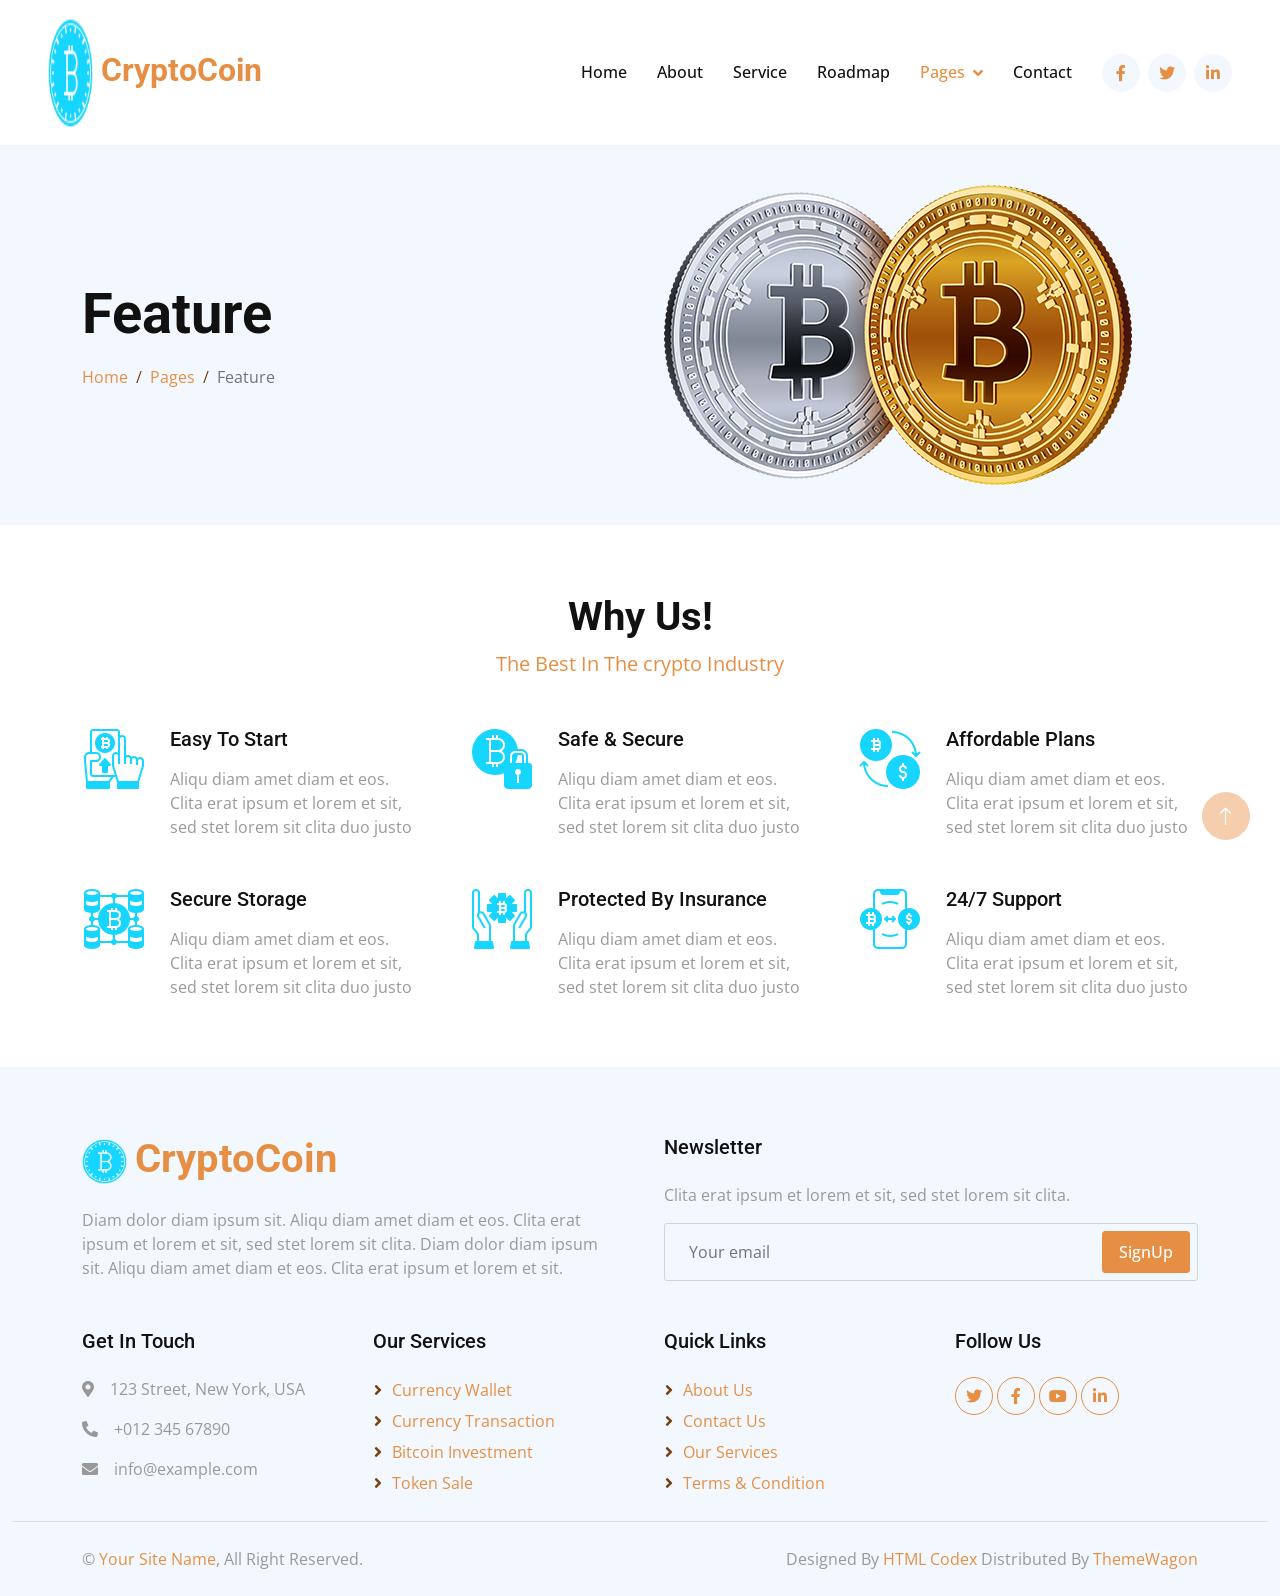
<file: feature.html>
<!DOCTYPE html>
<html lang="en">

<head>
    <meta charset="utf-8">
    <title>CryptoCoin - Free Cryptocurrency Website Template</title>
    <meta content="width=device-width, initial-scale=1.0" name="viewport">
    <meta content="" name="keywords">
    <meta content="" name="description">

    <!-- Favicon -->
    <link href="img/favicon.ico" rel="icon">

    <!-- Google Web Fonts -->
    <link rel="preconnect" href="https://fonts.googleapis.com">
    <link rel="preconnect" href="https://fonts.gstatic.com" crossorigin>
    <link href="https://fonts.googleapis.com/css2?family=Open+Sans:wght@400;500&family=Roboto:wght@500;700&display=swap" rel="stylesheet">  

    <!-- Icon Font Stylesheet -->
    <link href="https://cdnjs.cloudflare.com/ajax/libs/font-awesome/5.10.0/css/all.min.css" rel="stylesheet">
    <link href="https://cdn.jsdelivr.net/npm/bootstrap-icons@1.4.1/font/bootstrap-icons.css" rel="stylesheet">

    <!-- Libraries Stylesheet -->
    <link href="lib/animate/animate.min.css" rel="stylesheet">
    <link href="lib/owlcarousel/assets/owl.carousel.min.css" rel="stylesheet">

    <!-- Customized Bootstrap Stylesheet -->
    <link href="css/bootstrap.min.css" rel="stylesheet">

    <!-- Template Stylesheet -->
    <link href="css/style.css" rel="stylesheet">
</head>

<body>
    <!-- Spinner Start -->
    <div id="spinner" class="show bg-white position-fixed translate-middle w-100 vh-100 top-50 start-50 d-flex align-items-center justify-content-center">
        <div class="spinner-grow text-primary" role="status"></div>
    </div>
    <!-- Spinner End -->


    <!-- Navbar Start -->
    <nav class="navbar navbar-expand-lg bg-white navbar-light sticky-top p-0 px-4 px-lg-5">
        <a href="index.html" class="navbar-brand d-flex align-items-center">
            <h2 class="m-0 text-primary"><img class="img-fluid me-2" src="img/icon-1.png" alt="" style="width: 45px;">CryptoCoin</h2>
        </a>
        <button type="button" class="navbar-toggler" data-bs-toggle="collapse" data-bs-target="#navbarCollapse">
            <span class="navbar-toggler-icon"></span>
        </button>
        <div class="collapse navbar-collapse" id="navbarCollapse">
            <div class="navbar-nav ms-auto py-4 py-lg-0">
                <a href="index.html" class="nav-item nav-link">Home</a>
                <a href="about.html" class="nav-item nav-link">About</a>
                <a href="service.html" class="nav-item nav-link">Service</a>
                <a href="roadmap.html" class="nav-item nav-link">Roadmap</a>
                <div class="nav-item dropdown">
                    <a href="#" class="nav-link dropdown-toggle active" data-bs-toggle="dropdown">Pages</a>
                    <div class="dropdown-menu shadow-sm m-0">
                        <a href="feature.html" class="dropdown-item active">Feature</a>
                        <a href="token.html" class="dropdown-item">Token Sale</a>
                        <a href="faq.html" class="dropdown-item">FAQs</a>
                        <a href="404.html" class="dropdown-item">404 Page</a>
                    </div>
                </div>
                <a href="contact.html" class="nav-item nav-link">Contact</a>
            </div>
            <div class="h-100 d-lg-inline-flex align-items-center d-none">
                <a class="btn btn-square rounded-circle bg-light text-primary me-2" href=""><i class="fab fa-facebook-f"></i></a>
                <a class="btn btn-square rounded-circle bg-light text-primary me-2" href=""><i class="fab fa-twitter"></i></a>
                <a class="btn btn-square rounded-circle bg-light text-primary me-0" href=""><i class="fab fa-linkedin-in"></i></a>
            </div>
        </div>
    </nav>
    <!-- Navbar End -->


    <!-- Header Start -->
    <div class="container-fluid hero-header bg-light py-5 mb-5">
        <div class="container py-5">
            <div class="row g-5 align-items-center">
                <div class="col-lg-6">
                    <h1 class="display-4 mb-3 animated slideInDown">Feature</h1>
                    <nav aria-label="breadcrumb animated slideInDown">
                        <ol class="breadcrumb mb-0">
                            <li class="breadcrumb-item"><a href="#">Home</a></li>
                            <li class="breadcrumb-item"><a href="#">Pages</a></li>
                            <li class="breadcrumb-item active" aria-current="page">Feature</li>
                        </ol>
                    </nav>
                </div>
                <div class="col-lg-6 animated fadeIn">
                    <img class="img-fluid animated pulse infinite" style="animation-duration: 3s;" src="img/hero-2.png" alt="">
                </div>
            </div>
        </div>
    </div>
    <!-- Header End -->


    <!-- Features Start -->
    <div class="container-xxl py-5">
        <div class="container">
            <div class="text-center mx-auto wow fadeInUp" data-wow-delay="0.1s" style="max-width: 500px;">
                <h1 class="display-6">Why Us!</h1>
                <p class="text-primary fs-5 mb-5">The Best In The crypto Industry</p>
            </div>
            <div class="row g-5">
                <div class="col-lg-4 col-md-6 wow fadeInUp" data-wow-delay="0.1s">
                    <div class="d-flex align-items-start">
                        <img class="img-fluid flex-shrink-0" src="img/icon-7.png" alt="">
                        <div class="ps-4">
                            <h5 class="mb-3">Easy To Start</h5>
                            <span>Aliqu diam amet diam et eos. Clita erat ipsum et lorem et sit, sed stet lorem sit clita duo justo</span>
                        </div>
                    </div>
                </div>
                <div class="col-lg-4 col-md-6 wow fadeInUp" data-wow-delay="0.3s">
                    <div class="d-flex align-items-start">
                        <img class="img-fluid flex-shrink-0" src="img/icon-6.png" alt="">
                        <div class="ps-4">
                            <h5 class="mb-3">Safe & Secure</h5>
                            <span>Aliqu diam amet diam et eos. Clita erat ipsum et lorem et sit, sed stet lorem sit clita duo justo</span>
                        </div>
                    </div>
                </div>
                <div class="col-lg-4 col-md-6 wow fadeInUp" data-wow-delay="0.5s">
                    <div class="d-flex align-items-start">
                        <img class="img-fluid flex-shrink-0" src="img/icon-5.png" alt="">
                        <div class="ps-4">
                            <h5 class="mb-3">Affordable Plans</h5>
                            <span>Aliqu diam amet diam et eos. Clita erat ipsum et lorem et sit, sed stet lorem sit clita duo justo</span>
                        </div>
                    </div>
                </div>
                <div class="col-lg-4 col-md-6 wow fadeInUp" data-wow-delay="0.1s">
                    <div class="d-flex align-items-start">
                        <img class="img-fluid flex-shrink-0" src="img/icon-4.png" alt="">
                        <div class="ps-4">
                            <h5 class="mb-3">Secure Storage</h5>
                            <span>Aliqu diam amet diam et eos. Clita erat ipsum et lorem et sit, sed stet lorem sit clita duo justo</span>
                        </div>
                    </div>
                </div>
                <div class="col-lg-4 col-md-6 wow fadeInUp" data-wow-delay="0.3s">
                    <div class="d-flex align-items-start">
                        <img class="img-fluid flex-shrink-0" src="img/icon-3.png" alt="">
                        <div class="ps-4">
                            <h5 class="mb-3">Protected By Insurance</h5>
                            <span>Aliqu diam amet diam et eos. Clita erat ipsum et lorem et sit, sed stet lorem sit clita duo justo</span>
                        </div>
                    </div>
                </div>
                <div class="col-lg-4 col-md-6 wow fadeInUp" data-wow-delay="0.5s">
                    <div class="d-flex align-items-start">
                        <img class="img-fluid flex-shrink-0" src="img/icon-8.png" alt="">
                        <div class="ps-4">
                            <h5 class="mb-3">24/7 Support</h5>
                            <span>Aliqu diam amet diam et eos. Clita erat ipsum et lorem et sit, sed stet lorem sit clita duo justo</span>
                        </div>
                    </div>
                </div>
            </div>
        </div>
    </div>
    <!-- Features End -->


    <!-- Footer Start -->
    <div class="container-fluid bg-light footer mt-5 pt-5 wow fadeIn" data-wow-delay="0.1s">
        <div class="container py-5">
            <div class="row g-5">
                <div class="col-md-6">
                    <h1 class="text-primary mb-4"><img class="img-fluid me-2" src="img/icon-1.png" alt="" style="width: 45px;">CryptoCoin</h1>
                    <span>Diam dolor diam ipsum sit. Aliqu diam amet diam et eos. Clita erat ipsum et lorem et sit, sed stet lorem sit clita. Diam dolor diam ipsum sit. Aliqu diam amet diam et eos. Clita erat ipsum et lorem et sit.</span>
                </div>
                <div class="col-md-6">
                    <h5 class="mb-4">Newsletter</h5>
                    <p>Clita erat ipsum et lorem et sit, sed stet lorem sit clita.</p>
                    <div class="position-relative">
                        <input class="form-control bg-transparent w-100 py-3 ps-4 pe-5" type="text" placeholder="Your email">
                        <button type="button" class="btn btn-primary py-2 px-3 position-absolute top-0 end-0 mt-2 me-2">SignUp</button>
                    </div>
                </div>
                <div class="col-lg-3 col-md-6">
                    <h5 class="mb-4">Get In Touch</h5>
                    <p><i class="fa fa-map-marker-alt me-3"></i>123 Street, New York, USA</p>
                    <p><i class="fa fa-phone-alt me-3"></i>+012 345 67890</p>
                    <p><i class="fa fa-envelope me-3"></i>info@example.com</p>
                </div>
                <div class="col-lg-3 col-md-6">
                    <h5 class="mb-4">Our Services</h5>
                    <a class="btn btn-link" href="">Currency Wallet</a>
                    <a class="btn btn-link" href="">Currency Transaction</a>
                    <a class="btn btn-link" href="">Bitcoin Investment</a>
                    <a class="btn btn-link" href="">Token Sale</a>
                </div>
                <div class="col-lg-3 col-md-6">
                    <h5 class="mb-4">Quick Links</h5>
                    <a class="btn btn-link" href="">About Us</a>
                    <a class="btn btn-link" href="">Contact Us</a>
                    <a class="btn btn-link" href="">Our Services</a>
                    <a class="btn btn-link" href="">Terms & Condition</a>
                </div>
                <div class="col-lg-3 col-md-6">
                    <h5 class="mb-4">Follow Us</h5>
                    <div class="d-flex">
                        <a class="btn btn-square rounded-circle me-1" href=""><i class="fab fa-twitter"></i></a>
                        <a class="btn btn-square rounded-circle me-1" href=""><i class="fab fa-facebook-f"></i></a>
                        <a class="btn btn-square rounded-circle me-1" href=""><i class="fab fa-youtube"></i></a>
                        <a class="btn btn-square rounded-circle me-1" href=""><i class="fab fa-linkedin-in"></i></a>
                    </div>
                </div>
            </div>
        </div>
        <div class="container-fluid copyright">
            <div class="container">
                <div class="row">
                    <div class="col-md-6 text-center text-md-start mb-3 mb-md-0">
                        &copy; <a href="#">Your Site Name</a>, All Right Reserved.
                    </div>
                    <div class="col-md-6 text-center text-md-end">
                        <!--/*** This template is free as long as you keep the footer author’s credit link/attribution link/backlink. If you'd like to use the template without the footer author’s credit link/attribution link/backlink, you can purchase the Credit Removal License from "https://htmlcodex.com/credit-removal". Thank you for your support. ***/-->
                        Designed By <a href="https://htmlcodex.com">HTML Codex</a>  Distributed By <a href="https://themewagon.com">ThemeWagon</a>
                    </div>
                </div>
            </div>
        </div>
    </div>
    <!-- Footer End -->


    <!-- Back to Top -->
    <a href="#" class="btn btn-lg btn-primary btn-lg-square rounded-circle back-to-top"><i class="bi bi-arrow-up"></i></a>


    <!-- JavaScript Libraries -->
    <script src="https://code.jquery.com/jquery-3.4.1.min.js"></script>
    <script src="https://cdn.jsdelivr.net/npm/bootstrap@5.0.0/dist/js/bootstrap.bundle.min.js"></script>
    <script src="lib/wow/wow.min.js"></script>
    <script src="lib/easing/easing.min.js"></script>
    <script src="lib/waypoints/waypoints.min.js"></script>
    <script src="lib/owlcarousel/owl.carousel.min.js"></script>
    <script src="lib/counterup/counterup.min.js"></script>

    <!-- Template Javascript -->
    <script src="js/main.js"></script>
</body>

</html>
</file>
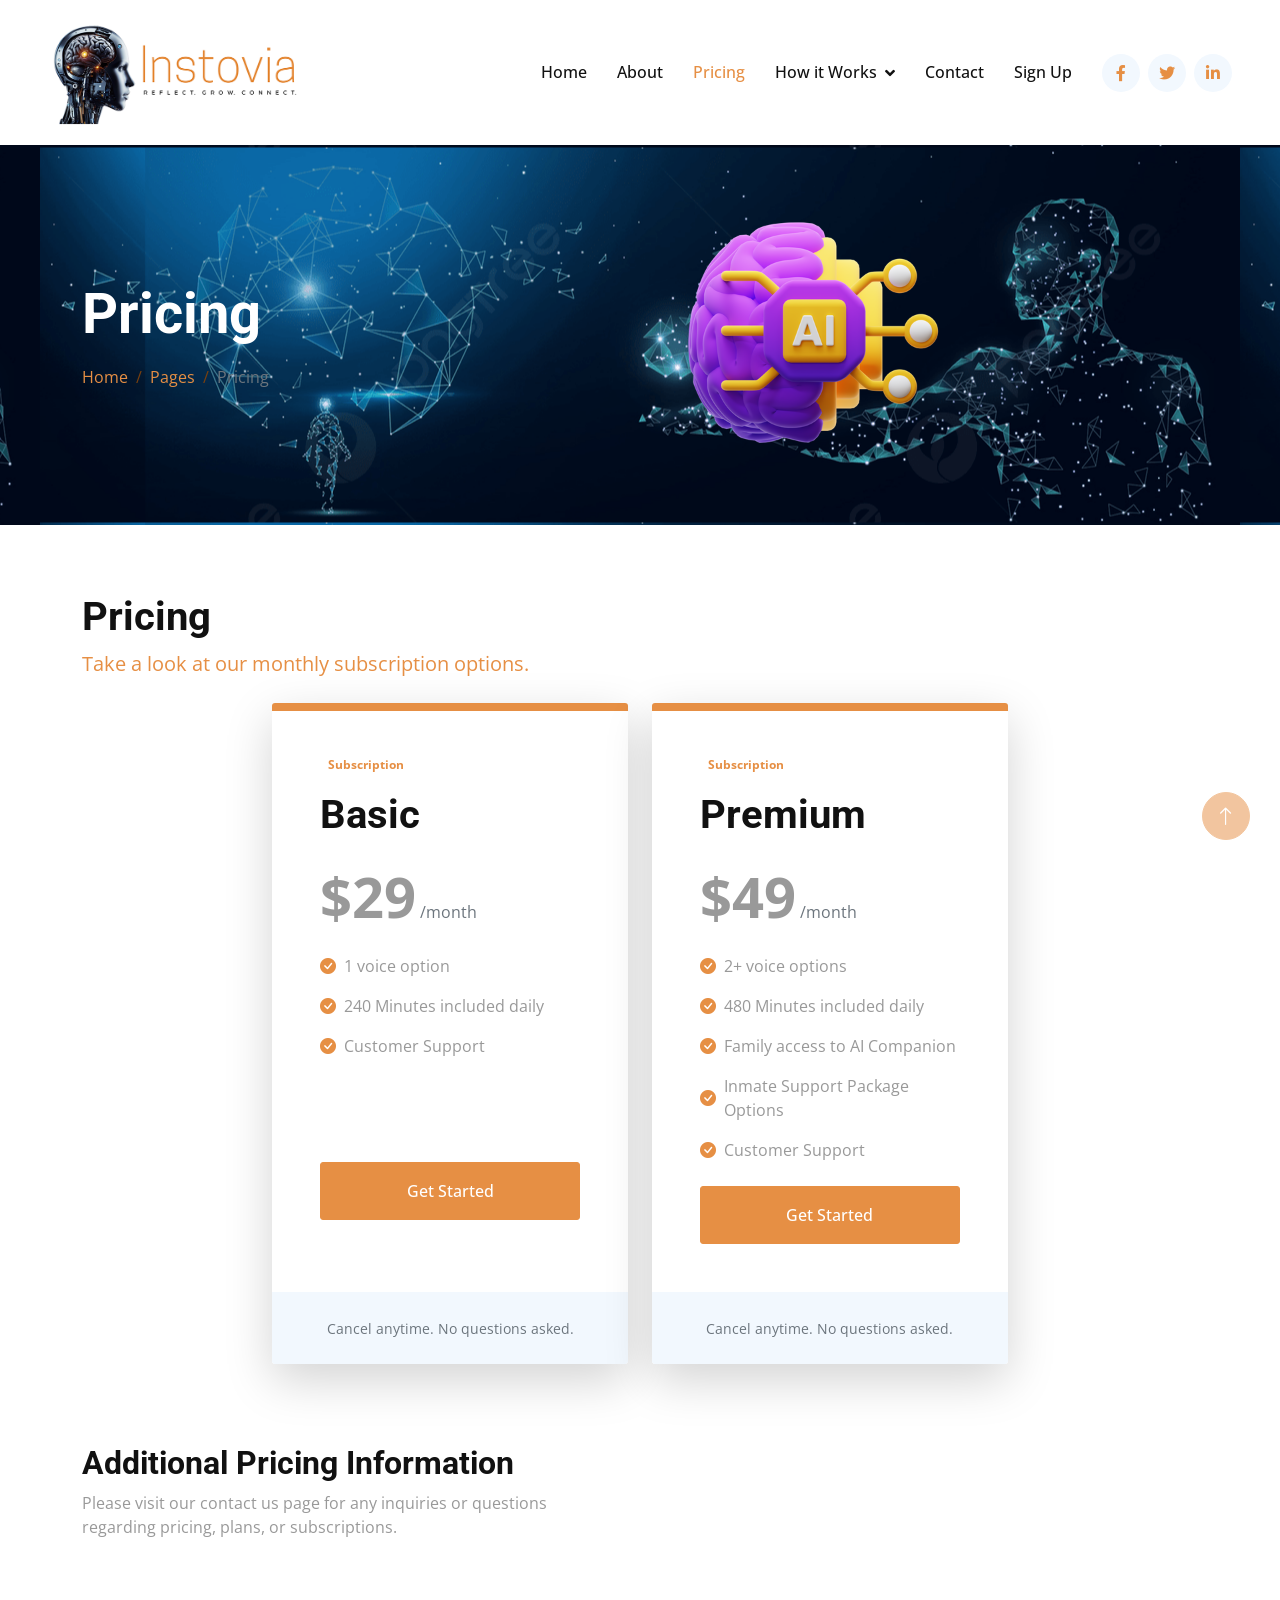
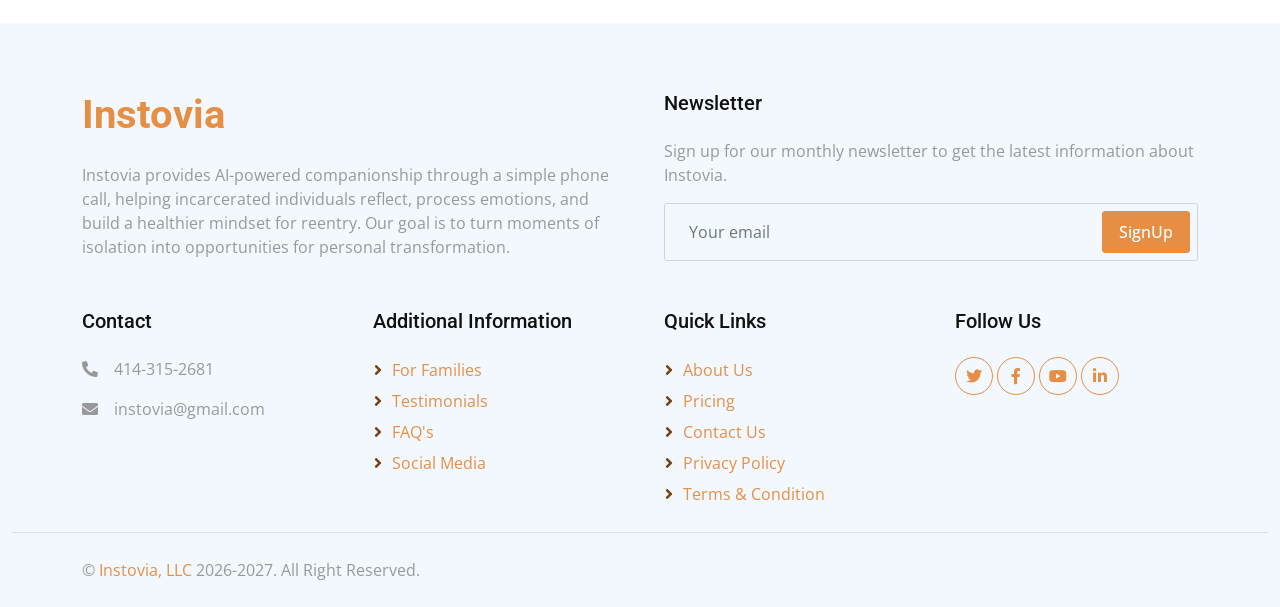
<file: pricing.html>
<!DOCTYPE html>
<html lang="en">

<head>
  <meta charset="utf-8">
  <title>Instovia AI Companion Pricing</title>
  <meta content="width=device-width, initial-scale=1.0" name="viewport">
  <meta content="" name="keywords">
  <meta content="" name="description">

  <!-- Favicon -->
  <link href="img/favicon.ico" rel="icon">

  <!-- Google Web Fonts -->
  <link rel="preconnect" href="https://fonts.googleapis.com">
  <link rel="preconnect" href="https://fonts.gstatic.com" crossorigin>
  <link href="https://fonts.googleapis.com/css2?family=Open+Sans:wght@400;500&family=Roboto:wght@500;700&display=swap"
    rel="stylesheet">

  <!-- Icon Font Stylesheet -->
  <link href="https://cdnjs.cloudflare.com/ajax/libs/font-awesome/5.10.0/css/all.min.css" rel="stylesheet">
  <link href="https://cdn.jsdelivr.net/npm/bootstrap-icons@1.4.1/font/bootstrap-icons.css" rel="stylesheet">

  <!-- Libraries Stylesheet -->
  <link href="lib/animate/animate.min.css" rel="stylesheet">
  <link href="lib/owlcarousel/assets/owl.carousel.min.css" rel="stylesheet">

  <!-- Customized Bootstrap Stylesheet -->
  <link href="css/bootstrap.min.css" rel="stylesheet">

  <!-- Template Stylesheet -->
  <link href="css/style.css" rel="stylesheet">
</head>

<body>
  <!-- Spinner Start -->
  <div id="spinner"
    class="show bg-white position-fixed translate-middle w-100 vh-100 top-50 start-50 d-flex align-items-center justify-content-center">
    <div class="spinner-grow text-primary" role="status"></div>
  </div>
  <!-- Spinner End -->


  <!-- Navbar Start -->
  <nav class="navbar navbar-expand-lg bg-white navbar-light sticky-top p-0 px-4 px-lg-5">
    <a href="index.html" class="navbar-brand d-flex align-items-center">
      <h2 class="m-0 text-primary"><img class="img-fluid me-2" src="img/logo.png" alt=""></h2>
    </a>
    <button type="button" class="navbar-toggler" data-bs-toggle="collapse" data-bs-target="#navbarCollapse">
      <span class="navbar-toggler-icon"></span>
    </button>
    <div class="collapse navbar-collapse" id="navbarCollapse">
      <div class="navbar-nav ms-auto py-4 py-lg-0">
        <a href="index.html" class="nav-item nav-link">Home</a>
        <a href="about.html" class="nav-item nav-link">About</a>
        <a href="roadmap.html" class="nav-item nav-link active">Pricing</a>
        <div class="nav-item dropdown">
          <a href="#" class="nav-link dropdown-toggle" data-bs-toggle="dropdown">How it Works</a>
          <div class="dropdown-menu shadow-sm m-0">
            <a href="feature.html" class="dropdown-item">For Families</a>
            <a href="token.html" class="dropdown-item">Testimonials</a>
            <a href="faq.html" class="dropdown-item">FAQs</a>
          </div>
        </div>
        <a href="contact.html" class="nav-item nav-link">Contact</a>
        <a href="contact.html" class="nav-item nav-link">Sign Up</a>
      </div>
      <div class="h-100 d-lg-inline-flex align-items-center d-none">
        <a class="btn btn-square rounded-circle bg-light text-primary me-2" href=""><i
            class="fab fa-facebook-f"></i></a>
        <a class="btn btn-square rounded-circle bg-light text-primary me-2" href=""><i class="fab fa-twitter"></i></a>
        <a class="btn btn-square rounded-circle bg-light text-primary me-0" href=""><i
            class="fab fa-linkedin-in"></i></a>
      </div>
    </div>
  </nav>
  <!-- Navbar End -->


  <!-- Header Start -->
  <div class="container-fluid hero-header bg-light py-5 mb-5" style="background-image: url('img/pricing-banner-br.jpg'); background-position: center center;">
    <div class="container py-5">
      <div class="row g-5 align-items-center">
        <div class="col-lg-6">
          <h1 class="display-4 mb-3 animated slideInDown" style="color: #fff;">Pricing</h1>
          <nav aria-label="breadcrumb animated slideInDown">
            <ol class="breadcrumb mb-0">
              <li class="breadcrumb-item"><a href="#">Home</a></li>
              <li class="breadcrumb-item"><a href="#">Pages</a></li>
              <li class="breadcrumb-item active" aria-current="page">Pricing</li>
            </ol>
          </nav>
        </div>
        <div class="col-lg-6 animated fadeIn">
          <img width="300px" class="img-fluid animated pulse infinite" style="animation-duration: 3s;" src="img/ai-icon-3.webp" alt="">
        </div>
      </div>
    </div>
  </div>
  <!-- Header End -->


  <!-- Pricing Start -->
  <div class="container py-5">
    <div class="row">
      <div class="col-lg-12">
        <h1 class="display-6">Pricing</h1>
        <p class="text-primary fs-5 mb-4">Take a look at our monthly subscription options.</p>
      </div>
    </div>
    <div class="row g-4 justify-content-center">
      <!-- Featured Card -->
      <div class="col-lg-4 col-md-6">
        <div class="card h-100 shadow-lg border-0 pricing-card position-relative overflow-hidden">
          <div class="position-absolute top-0 start-0 w-100 bg-primary opacity-10" style="height: 8px;"></div>
          <div class="card-body p-5">
            <span class="badge bg-primary-subtle text-primary mb-3">Subscription</span>
            <h3 class="display-6 fw-bold mb-4">Basic</h3>
            <div class="mb-4">
              <span class="display-4 fw-bold">$29</span>
              <span class="text-muted">/month</span>
            </div>
            <ul class="list-unstyled mb-4">
              <li class="mb-3 d-flex align-items-center">
                <i class="bi bi-check-circle-fill text-primary me-2"></i>
                1 voice option
              </li>
              <li class="mb-3 d-flex align-items-center">
                <i class="bi bi-check-circle-fill text-primary me-2"></i>
                240 Minutes included daily
              </li>
              <li class="mb-3 d-flex align-items-center">
                <i class="bi bi-check-circle-fill text-primary me-2"></i>
                Customer Support
              </li>
              <li class="mb-3 d-flex align-items-center">
                &nbsp;
              </li>
              <li class="mb-3 d-flex align-items-center">
                &nbsp;
              </li>
            </ul>
            <button class="btn btn-primary w-100 py-3 fw-semibold">Get Started</button>
          </div>
          <div class="card-footer bg-light border-0 p-4">
            <p class="text-center mb-0 text-muted">
              <small>Cancel anytime. No questions asked.</small>
            </p>
          </div>
        </div>
      </div>
      <div class="col-lg-4 col-md-6">
        <div class="card h-100 shadow-lg border-0 pricing-card position-relative overflow-hidden">
          <div class="position-absolute top-0 start-0 w-100 bg-primary opacity-10" style="height: 8px;"></div>
          <div class="card-body p-5">
            <span class="badge bg-primary-subtle text-primary mb-3">Subscription</span>
            <h3 class="display-6 fw-bold mb-4">Premium</h3>
            <div class="mb-4">
              <span class="display-4 fw-bold">$49</span>
              <span class="text-muted">/month</span>
            </div>
            <ul class="list-unstyled mb-4">
              <li class="mb-3 d-flex align-items-center">
                <i class="bi bi-check-circle-fill text-primary me-2"></i>
                2+ voice options
              </li>
              <li class="mb-3 d-flex align-items-center">
                <i class="bi bi-check-circle-fill text-primary me-2"></i>
                480 Minutes included daily
              </li>
              <li class="mb-3 d-flex align-items-center">
                <i class="bi bi-check-circle-fill text-primary me-2"></i>
                Family access to AI Companion
              </li>
              <li class="mb-3 d-flex align-items-center">
                <i class="bi bi-check-circle-fill text-primary me-2"></i>
                Inmate Support Package Options
              </li>
              <li class="mb-3 d-flex align-items-center">
                <i class="bi bi-check-circle-fill text-primary me-2"></i>
                Customer Support
              </li>
            </ul>
            <button class="btn btn-primary w-100 py-3 fw-semibold">Get Started</button>
          </div>
          <div class="card-footer bg-light border-0 p-4">
            <p class="text-center mb-0 text-muted">
              <small>Cancel anytime. No questions asked.</small>
            </p>
          </div>
        </div>
      </div>
      
    </div>
  </div>
  <div class="container-xxl py-5">
    <div class="container">

    </div>
  </div>
  <!-- About End -->

  <div class="container-xxl py-5">
    <div class="container">
      <div class="row g-5 align-items-center">
        <div class="col-lg-6">
          <h2>Additional Pricing Information</h2>
          <p>Please visit our contact us page for any inquiries or questions regarding pricing, plans, or subscriptions.</p>
        </div>
        <div class="col-lg-6">
          <!-- <img class="img-fluid" src="img/juan-sample.jpg" alt=""> -->
        </div>
      </div>
    </div>
  </div>


  <!-- Footer Start -->
  <div class="container-fluid bg-light footer mt-5 pt-5 wow fadeIn" data-wow-delay="0.1s">
    <div class="container py-5">
      <div class="row g-5">
        <div class="col-md-6">
          <h1 class="text-primary mb-4">Instovia</h1>
          <span>Instovia provides AI-powered companionship through a simple phone call, helping incarcerated
            individuals reflect,
            process emotions, and build a healthier mindset for reentry. Our goal is to turn moments of
            isolation into opportunities
            for personal transformation.</span>
        </div>
        <div class="col-md-6">
          <h5 class="mb-4">Newsletter</h5>
          <p>Sign up for our monthly newsletter to get the latest information about Instovia.</p>
          <div class="position-relative">
            <input class="form-control bg-transparent w-100 py-3 ps-4 pe-5" type="text" placeholder="Your email">
            <button type="button"
              class="btn btn-primary py-2 px-3 position-absolute top-0 end-0 mt-2 me-2">SignUp</button>
          </div>
        </div>
        <div class="col-lg-3 col-md-6">
          <h5 class="mb-4">Contact</h5>
          <p><i class="fa fa-phone-alt me-3"></i>414-315-2681</p>
          <p><i class="fa fa-envelope me-3"></i><a href="mailto:instovia@gmail.com"></a>instovia@gmail.com</p>
        </div>
        <div class="col-lg-3 col-md-6">
          <h5 class="mb-4">Additional Information</h5>
          <a class="btn btn-link" href="">For Families</a>
          <a class="btn btn-link" href="">Testimonials</a>
          <a class="btn btn-link" href="">FAQ's</a>
          <a class="btn btn-link" href="">Social Media</a>
        </div>
        <div class="col-lg-3 col-md-6">
          <h5 class="mb-4">Quick Links</h5>
          <a class="btn btn-link" href="">About Us</a>
          <a class="btn btn-link" href="">Pricing</a>
          <a class="btn btn-link" href="">Contact Us</a>
          <a class="btn btn-link" href="">Privacy Policy</a>
          <a class="btn btn-link" href="">Terms &amp; Condition</a>
        </div>
        <div class="col-lg-3 col-md-6">
          <h5 class="mb-4">Follow Us</h5>
          <div class="d-flex">
            <a class="btn btn-square rounded-circle me-1" href=""><i class="fab fa-twitter"></i></a>
            <a class="btn btn-square rounded-circle me-1" href=""><i class="fab fa-facebook-f"></i></a>
            <a class="btn btn-square rounded-circle me-1" href=""><i class="fab fa-youtube"></i></a>
            <a class="btn btn-square rounded-circle me-1" href=""><i class="fab fa-linkedin-in"></i></a>
          </div>
        </div>
      </div>
    </div>
    <div class="container-fluid copyright">
      <div class="container">
        <div class="row">
          <div class="col-md-6 text-center text-md-start mb-3 mb-md-0">
            &copy; <a href="#">Instovia, LLC</a> 2026-2027. All Right Reserved.
          </div>
          <div class="col-md-6 text-center text-md-end">
          </div>
        </div>
      </div>
    </div>
  </div>
  <!-- Footer End -->


  <!-- Back to Top -->
  <a href="#" class="btn btn-lg btn-primary btn-lg-square rounded-circle back-to-top"><i class="bi bi-arrow-up"></i></a>


  <!-- JavaScript Libraries -->
  <script src="https://code.jquery.com/jquery-3.4.1.min.js"></script>
  <script src="https://cdn.jsdelivr.net/npm/bootstrap@5.0.0/dist/js/bootstrap.bundle.min.js"></script>
  <script src="lib/wow/wow.min.js"></script>
  <script src="lib/easing/easing.min.js"></script>
  <script src="lib/waypoints/waypoints.min.js"></script>
  <script src="lib/owlcarousel/owl.carousel.min.js"></script>
  <script src="lib/counterup/counterup.min.js"></script>

  <!-- Template Javascript -->
  <script src="js/main.js"></script>
</body>

</html>
</file>
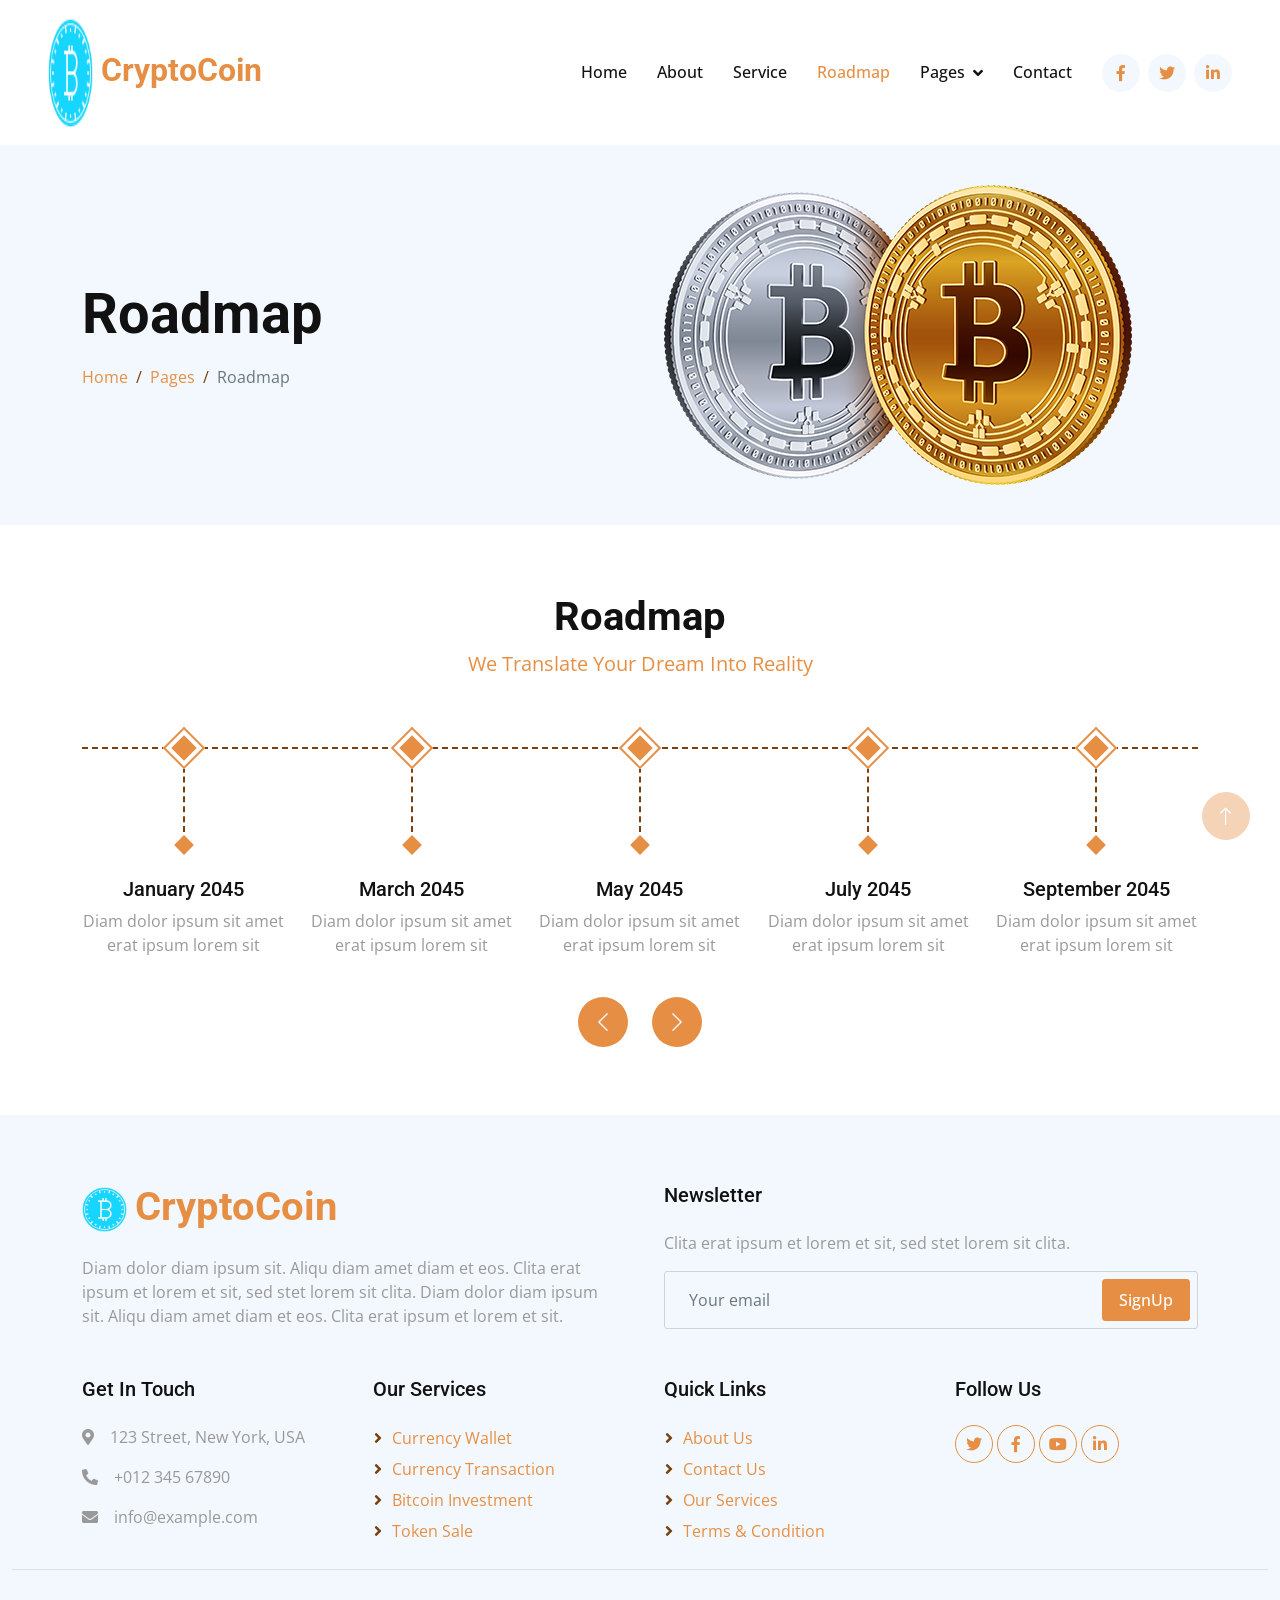
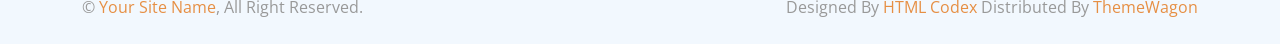
<file: roadmap.html>
<!DOCTYPE html>
<html lang="en">

<head>
    <meta charset="utf-8">
    <title>CryptoCoin - Free Cryptocurrency Website Template</title>
    <meta content="width=device-width, initial-scale=1.0" name="viewport">
    <meta content="" name="keywords">
    <meta content="" name="description">

    <!-- Favicon -->
    <link href="img/favicon.ico" rel="icon">

    <!-- Google Web Fonts -->
    <link rel="preconnect" href="https://fonts.googleapis.com">
    <link rel="preconnect" href="https://fonts.gstatic.com" crossorigin>
    <link href="https://fonts.googleapis.com/css2?family=Open+Sans:wght@400;500&family=Roboto:wght@500;700&display=swap"
        rel="stylesheet">

    <!-- Icon Font Stylesheet -->
    <link href="https://cdnjs.cloudflare.com/ajax/libs/font-awesome/5.10.0/css/all.min.css" rel="stylesheet">
    <link href="https://cdn.jsdelivr.net/npm/bootstrap-icons@1.4.1/font/bootstrap-icons.css" rel="stylesheet">

    <!-- Libraries Stylesheet -->
    <link href="lib/animate/animate.min.css" rel="stylesheet">
    <link href="lib/owlcarousel/assets/owl.carousel.min.css" rel="stylesheet">

    <!-- Customized Bootstrap Stylesheet -->
    <link href="css/bootstrap.min.css" rel="stylesheet">

    <!-- Template Stylesheet -->
    <link href="css/style.css" rel="stylesheet">
</head>

<body>
    <!-- Spinner Start -->
    <div id="spinner"
        class="show bg-white position-fixed translate-middle w-100 vh-100 top-50 start-50 d-flex align-items-center justify-content-center">
        <div class="spinner-grow text-primary" role="status"></div>
    </div>
    <!-- Spinner End -->


    <!-- Navbar Start -->
    <nav class="navbar navbar-expand-lg bg-white navbar-light sticky-top p-0 px-4 px-lg-5">
        <a href="index.html" class="navbar-brand d-flex align-items-center">
            <h2 class="m-0 text-primary"><img class="img-fluid me-2" src="img/icon-1.png" alt=""
                    style="width: 45px;">CryptoCoin</h2>
        </a>
        <button type="button" class="navbar-toggler" data-bs-toggle="collapse" data-bs-target="#navbarCollapse">
            <span class="navbar-toggler-icon"></span>
        </button>
        <div class="collapse navbar-collapse" id="navbarCollapse">
            <div class="navbar-nav ms-auto py-4 py-lg-0">
                <a href="index.html" class="nav-item nav-link">Home</a>
                <a href="about.html" class="nav-item nav-link">About</a>
                <a href="service.html" class="nav-item nav-link">Service</a>
                <a href="roadmap.html" class="nav-item nav-link active">Roadmap</a>
                <div class="nav-item dropdown">
                    <a href="#" class="nav-link dropdown-toggle" data-bs-toggle="dropdown">Pages</a>
                    <div class="dropdown-menu shadow-sm m-0">
                        <a href="feature.html" class="dropdown-item">Feature</a>
                        <a href="token.html" class="dropdown-item">Token Sale</a>
                        <a href="faq.html" class="dropdown-item">FAQs</a>
                        <a href="404.html" class="dropdown-item">404 Page</a>
                    </div>
                </div>
                <a href="contact.html" class="nav-item nav-link">Contact</a>
            </div>
            <div class="h-100 d-lg-inline-flex align-items-center d-none">
                <a class="btn btn-square rounded-circle bg-light text-primary me-2" href=""><i
                        class="fab fa-facebook-f"></i></a>
                <a class="btn btn-square rounded-circle bg-light text-primary me-2" href=""><i
                        class="fab fa-twitter"></i></a>
                <a class="btn btn-square rounded-circle bg-light text-primary me-0" href=""><i
                        class="fab fa-linkedin-in"></i></a>
            </div>
        </div>
    </nav>
    <!-- Navbar End -->


    <!-- Header Start -->
    <div class="container-fluid hero-header bg-light py-5 mb-5">
        <div class="container py-5">
            <div class="row g-5 align-items-center">
                <div class="col-lg-6">
                    <h1 class="display-4 mb-3 animated slideInDown">Roadmap</h1>
                    <nav aria-label="breadcrumb animated slideInDown">
                        <ol class="breadcrumb mb-0">
                            <li class="breadcrumb-item"><a href="#">Home</a></li>
                            <li class="breadcrumb-item"><a href="#">Pages</a></li>
                            <li class="breadcrumb-item active" aria-current="page">Roadmap</li>
                        </ol>
                    </nav>
                </div>
                <div class="col-lg-6 animated fadeIn">
                    <img class="img-fluid animated pulse infinite" style="animation-duration: 3s;" src="img/hero-2.png"
                        alt="">
                </div>
            </div>
        </div>
    </div>
    <!-- Header End -->


    <!-- Roadmap Start -->
    <div class="container-xxl py-5">
        <div class="container">
            <div class="text-center mx-auto wow fadeInUp" data-wow-delay="0.1s" style="max-width: 500px;">
                <h1 class="display-6">Roadmap</h1>
                <p class="text-primary fs-5 mb-5">We Translate Your Dream Into Reality</p>
            </div>
            <div class="owl-carousel roadmap-carousel wow fadeInUp" data-wow-delay="0.1s">
                <div class="roadmap-item">
                    <div class="roadmap-point"><span></span></div>
                    <h5>January 2045</h5>
                    <span>Diam dolor ipsum sit amet erat ipsum lorem sit</span>
                </div>
                <div class="roadmap-item">
                    <div class="roadmap-point"><span></span></div>
                    <h5>March 2045</h5>
                    <span>Diam dolor ipsum sit amet erat ipsum lorem sit</span>
                </div>
                <div class="roadmap-item">
                    <div class="roadmap-point"><span></span></div>
                    <h5>May 2045</h5>
                    <span>Diam dolor ipsum sit amet erat ipsum lorem sit</span>
                </div>
                <div class="roadmap-item">
                    <div class="roadmap-point"><span></span></div>
                    <h5>July 2045</h5>
                    <span>Diam dolor ipsum sit amet erat ipsum lorem sit</span>
                </div>
                <div class="roadmap-item">
                    <div class="roadmap-point"><span></span></div>
                    <h5>September 2045</h5>
                    <span>Diam dolor ipsum sit amet erat ipsum lorem sit</span>
                </div>
                <div class="roadmap-item">
                    <div class="roadmap-point"><span></span></div>
                    <h5>November 2045</h5>
                    <span>Diam dolor ipsum sit amet erat ipsum lorem sit</span>
                </div>
            </div>
        </div>
    </div>
    <!-- Roadmap End -->


    <!-- Footer Start -->
    <div class="container-fluid bg-light footer mt-5 pt-5 wow fadeIn" data-wow-delay="0.1s">
        <div class="container py-5">
            <div class="row g-5">
                <div class="col-md-6">
                    <h1 class="text-primary mb-4"><img class="img-fluid me-2" src="img/icon-1.png" alt=""
                            style="width: 45px;">CryptoCoin</h1>
                    <span>Diam dolor diam ipsum sit. Aliqu diam amet diam et eos. Clita erat ipsum et lorem et sit, sed
                        stet lorem sit clita. Diam dolor diam ipsum sit. Aliqu diam amet diam et eos. Clita erat ipsum
                        et lorem et sit.</span>
                </div>
                <div class="col-md-6">
                    <h5 class="mb-4">Newsletter</h5>
                    <p>Clita erat ipsum et lorem et sit, sed stet lorem sit clita.</p>
                    <div class="position-relative">
                        <input class="form-control bg-transparent w-100 py-3 ps-4 pe-5" type="text"
                            placeholder="Your email">
                        <button type="button"
                            class="btn btn-primary py-2 px-3 position-absolute top-0 end-0 mt-2 me-2">SignUp</button>
                    </div>
                </div>
                <div class="col-lg-3 col-md-6">
                    <h5 class="mb-4">Get In Touch</h5>
                    <p><i class="fa fa-map-marker-alt me-3"></i>123 Street, New York, USA</p>
                    <p><i class="fa fa-phone-alt me-3"></i>+012 345 67890</p>
                    <p><i class="fa fa-envelope me-3"></i>info@example.com</p>
                </div>
                <div class="col-lg-3 col-md-6">
                    <h5 class="mb-4">Our Services</h5>
                    <a class="btn btn-link" href="">Currency Wallet</a>
                    <a class="btn btn-link" href="">Currency Transaction</a>
                    <a class="btn btn-link" href="">Bitcoin Investment</a>
                    <a class="btn btn-link" href="">Token Sale</a>
                </div>
                <div class="col-lg-3 col-md-6">
                    <h5 class="mb-4">Quick Links</h5>
                    <a class="btn btn-link" href="">About Us</a>
                    <a class="btn btn-link" href="">Contact Us</a>
                    <a class="btn btn-link" href="">Our Services</a>
                    <a class="btn btn-link" href="">Terms & Condition</a>
                </div>
                <div class="col-lg-3 col-md-6">
                    <h5 class="mb-4">Follow Us</h5>
                    <div class="d-flex">
                        <a class="btn btn-square rounded-circle me-1" href=""><i class="fab fa-twitter"></i></a>
                        <a class="btn btn-square rounded-circle me-1" href=""><i class="fab fa-facebook-f"></i></a>
                        <a class="btn btn-square rounded-circle me-1" href=""><i class="fab fa-youtube"></i></a>
                        <a class="btn btn-square rounded-circle me-1" href=""><i class="fab fa-linkedin-in"></i></a>
                    </div>
                </div>
            </div>
        </div>
        <div class="container-fluid copyright">
            <div class="container">
                <div class="row">
                    <div class="col-md-6 text-center text-md-start mb-3 mb-md-0">
                        &copy; <a href="#">Your Site Name</a>, All Right Reserved.
                    </div>
                    <div class="col-md-6 text-center text-md-end">
                        <!--/*** This template is free as long as you keep the footer author’s credit link/attribution link/backlink. If you'd like to use the template without the footer author’s credit link/attribution link/backlink, you can purchase the Credit Removal License from "https://htmlcodex.com/credit-removal". Thank you for your support. ***/-->
                        Designed By <a href="https://htmlcodex.com">HTML Codex</a> Distributed By <a
                            href="https://themewagon.com">ThemeWagon</a>
                    </div>
                </div>
            </div>
        </div>
    </div>
    <!-- Footer End -->


    <!-- Back to Top -->
    <a href="#" class="btn btn-lg btn-primary btn-lg-square rounded-circle back-to-top"><i
            class="bi bi-arrow-up"></i></a>


    <!-- JavaScript Libraries -->
    <script src="https://code.jquery.com/jquery-3.4.1.min.js"></script>
    <script src="https://cdn.jsdelivr.net/npm/bootstrap@5.0.0/dist/js/bootstrap.bundle.min.js"></script>
    <script src="lib/wow/wow.min.js"></script>
    <script src="lib/easing/easing.min.js"></script>
    <script src="lib/waypoints/waypoints.min.js"></script>
    <script src="lib/owlcarousel/owl.carousel.min.js"></script>
    <script src="lib/counterup/counterup.min.js"></script>

    <!-- Template Javascript -->
    <script src="js/main.js"></script>
</body>

</html>
</file>
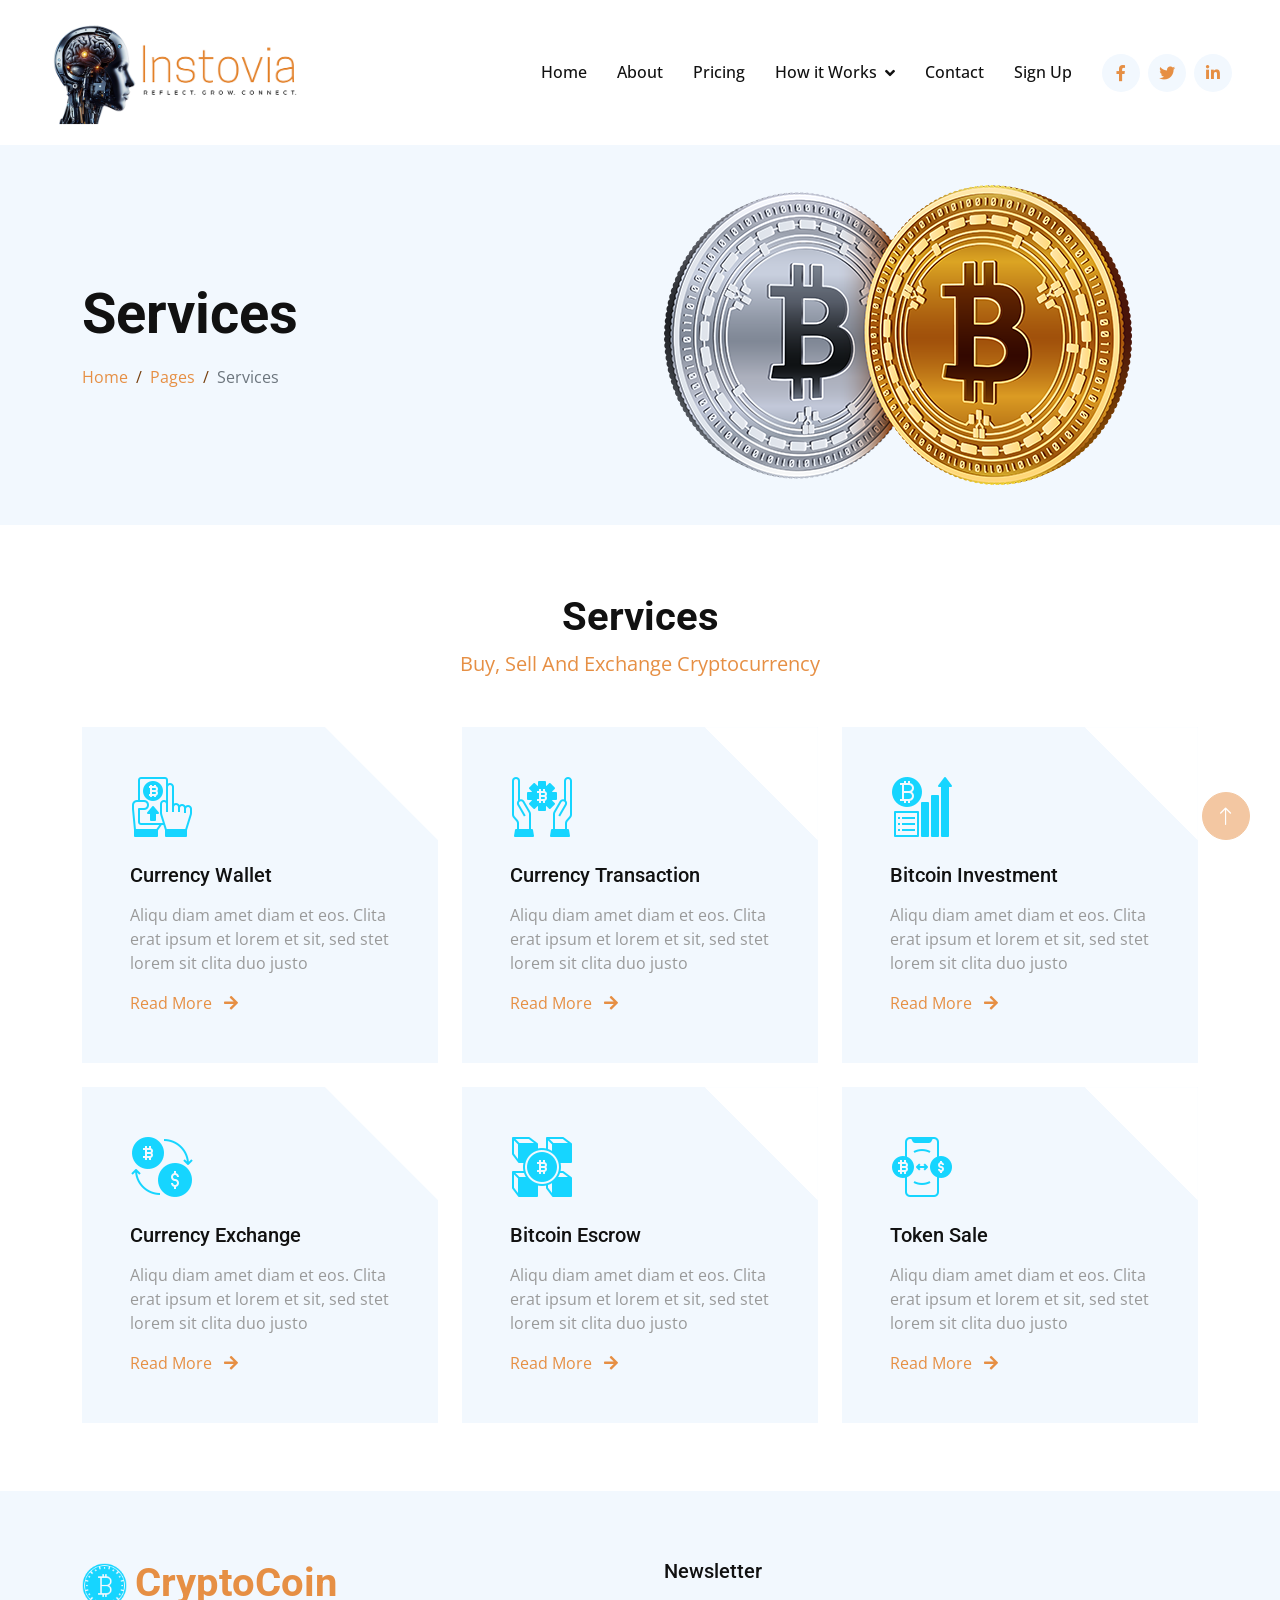
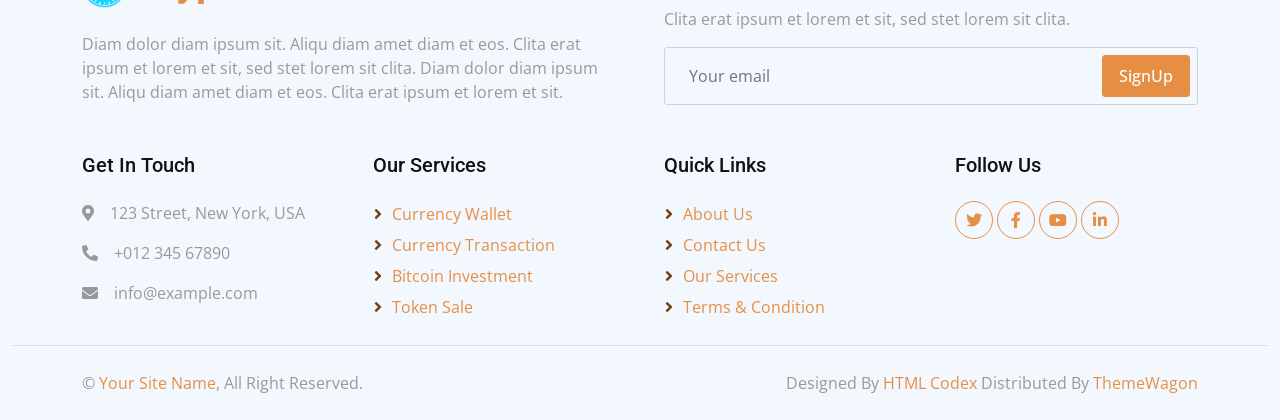
<file: service.html>
<!DOCTYPE html>
<html lang="en">

<head>
    <meta charset="utf-8">
    <title>CryptoCoin - Free Cryptocurrency Website Template</title>
    <meta content="width=device-width, initial-scale=1.0" name="viewport">
    <meta content="" name="keywords">
    <meta content="" name="description">

    <!-- Favicon -->
    <link href="img/favicon.ico" rel="icon">

    <!-- Google Web Fonts -->
    <link rel="preconnect" href="https://fonts.googleapis.com">
    <link rel="preconnect" href="https://fonts.gstatic.com" crossorigin>
    <link href="https://fonts.googleapis.com/css2?family=Open+Sans:wght@400;500&family=Roboto:wght@500;700&display=swap"
        rel="stylesheet">

    <!-- Icon Font Stylesheet -->
    <link href="https://cdnjs.cloudflare.com/ajax/libs/font-awesome/5.10.0/css/all.min.css" rel="stylesheet">
    <link href="https://cdn.jsdelivr.net/npm/bootstrap-icons@1.4.1/font/bootstrap-icons.css" rel="stylesheet">

    <!-- Libraries Stylesheet -->
    <link href="lib/animate/animate.min.css" rel="stylesheet">
    <link href="lib/owlcarousel/assets/owl.carousel.min.css" rel="stylesheet">

    <!-- Customized Bootstrap Stylesheet -->
    <link href="css/bootstrap.min.css" rel="stylesheet">

    <!-- Template Stylesheet -->
    <link href="css/style.css" rel="stylesheet">
</head>

<body>
    <!-- Spinner Start -->
    <div id="spinner"
        class="show bg-white position-fixed translate-middle w-100 vh-100 top-50 start-50 d-flex align-items-center justify-content-center">
        <div class="spinner-grow text-primary" role="status"></div>
    </div>
    <!-- Spinner End -->


    <!-- Navbar Start -->
    <nav class="navbar navbar-expand-lg bg-white navbar-light sticky-top p-0 px-4 px-lg-5">
        <a href="index.html" class="navbar-brand d-flex align-items-center">
            <h2 class="m-0 text-primary"><img class="img-fluid me-2" src="img/logo.png" alt=""></h2>
        </a>
        <button type="button" class="navbar-toggler" data-bs-toggle="collapse" data-bs-target="#navbarCollapse">
            <span class="navbar-toggler-icon"></span>
        </button>
        <div class="collapse navbar-collapse" id="navbarCollapse">
            <div class="navbar-nav ms-auto py-4 py-lg-0">
                <a href="index.html" class="nav-item nav-link">Home</a>
                <a href="about.html" class="nav-item nav-link">About</a>
                <a href="roadmap.html" class="nav-item nav-link">Pricing</a>
                <div class="nav-item dropdown">
                    <a href="#" class="nav-link dropdown-toggle" data-bs-toggle="dropdown">How it Works</a>
                    <div class="dropdown-menu shadow-sm m-0">
                        <a href="feature.html" class="dropdown-item">For Families</a>
                        <a href="token.html" class="dropdown-item">Testimonials</a>
                        <a href="faq.html" class="dropdown-item">FAQs</a>
                    </div>
                </div>
                <a href="contact.html" class="nav-item nav-link">Contact</a>
                <a href="contact.html" class="nav-item nav-link">Sign Up</a>
            </div>
            <div class="h-100 d-lg-inline-flex align-items-center d-none">
                <a class="btn btn-square rounded-circle bg-light text-primary me-2" href=""><i
                        class="fab fa-facebook-f"></i></a>
                <a class="btn btn-square rounded-circle bg-light text-primary me-2" href=""><i
                        class="fab fa-twitter"></i></a>
                <a class="btn btn-square rounded-circle bg-light text-primary me-0" href=""><i
                        class="fab fa-linkedin-in"></i></a>
            </div>
        </div>
    </nav>
    <!-- Navbar End -->

    <!-- Header Start -->
    <div class="container-fluid hero-header bg-light py-5 mb-5">
        <div class="container py-5">
            <div class="row g-5 align-items-center">
                <div class="col-lg-6">
                    <h1 class="display-4 mb-3 animated slideInDown">Services</h1>
                    <nav aria-label="breadcrumb animated slideInDown">
                        <ol class="breadcrumb mb-0">
                            <li class="breadcrumb-item"><a href="#">Home</a></li>
                            <li class="breadcrumb-item"><a href="#">Pages</a></li>
                            <li class="breadcrumb-item active" aria-current="page">Services</li>
                        </ol>
                    </nav>
                </div>
                <div class="col-lg-6 animated fadeIn">
                    <img class="img-fluid animated pulse infinite" style="animation-duration: 3s;" src="img/hero-2.png"
                        alt="">
                </div>
            </div>
        </div>
    </div>
    <!-- Header End -->


    <!-- Service Start -->
    <div class="container-xxl py-5">
        <div class="container">
            <div class="text-center mx-auto wow fadeInUp" data-wow-delay="0.1s" style="max-width: 500px;">
                <h1 class="display-6">Services</h1>
                <p class="text-primary fs-5 mb-5">Buy, Sell And Exchange Cryptocurrency</p>
            </div>
            <div class="row g-4">
                <div class="col-lg-4 col-md-6 wow fadeInUp" data-wow-delay="0.1s">
                    <div class="service-item bg-light p-5">
                        <img class="img-fluid mb-4" src="img/icon-7.png" alt="">
                        <h5 class="mb-3">Currency Wallet</h5>
                        <p>Aliqu diam amet diam et eos. Clita erat ipsum et lorem et sit, sed stet lorem sit clita duo
                            justo</p>
                        <a href="">Read More <i class="fa fa-arrow-right ms-2"></i></a>
                    </div>
                </div>
                <div class="col-lg-4 col-md-6 wow fadeInUp" data-wow-delay="0.3s">
                    <div class="service-item bg-light p-5">
                        <img class="img-fluid mb-4" src="img/icon-3.png" alt="">
                        <h5 class="mb-3">Currency Transaction</h5>
                        <p>Aliqu diam amet diam et eos. Clita erat ipsum et lorem et sit, sed stet lorem sit clita duo
                            justo</p>
                        <a href="">Read More <i class="fa fa-arrow-right ms-2"></i></a>
                    </div>
                </div>
                <div class="col-lg-4 col-md-6 wow fadeInUp" data-wow-delay="0.5s">
                    <div class="service-item bg-light p-5">
                        <img class="img-fluid mb-4" src="img/icon-9.png" alt="">
                        <h5 class="mb-3">Bitcoin Investment</h5>
                        <p>Aliqu diam amet diam et eos. Clita erat ipsum et lorem et sit, sed stet lorem sit clita duo
                            justo</p>
                        <a href="">Read More <i class="fa fa-arrow-right ms-2"></i></a>
                    </div>
                </div>
                <div class="col-lg-4 col-md-6 wow fadeInUp" data-wow-delay="0.1s">
                    <div class="service-item bg-light p-5">
                        <img class="img-fluid mb-4" src="img/icon-5.png" alt="">
                        <h5 class="mb-3">Currency Exchange</h5>
                        <p>Aliqu diam amet diam et eos. Clita erat ipsum et lorem et sit, sed stet lorem sit clita duo
                            justo</p>
                        <a href="">Read More <i class="fa fa-arrow-right ms-2"></i></a>
                    </div>
                </div>
                <div class="col-lg-4 col-md-6 wow fadeInUp" data-wow-delay="0.3s">
                    <div class="service-item bg-light p-5">
                        <img class="img-fluid mb-4" src="img/icon-2.png" alt="">
                        <h5 class="mb-3">Bitcoin Escrow</h5>
                        <p>Aliqu diam amet diam et eos. Clita erat ipsum et lorem et sit, sed stet lorem sit clita duo
                            justo</p>
                        <a href="">Read More <i class="fa fa-arrow-right ms-2"></i></a>
                    </div>
                </div>
                <div class="col-lg-4 col-md-6 wow fadeInUp" data-wow-delay="0.5s">
                    <div class="service-item bg-light p-5">
                        <img class="img-fluid mb-4" src="img/icon-8.png" alt="">
                        <h5 class="mb-3">Token Sale</h5>
                        <p>Aliqu diam amet diam et eos. Clita erat ipsum et lorem et sit, sed stet lorem sit clita duo
                            justo</p>
                        <a href="">Read More <i class="fa fa-arrow-right ms-2"></i></a>
                    </div>
                </div>
            </div>
        </div>
    </div>
    <!-- Service End -->


    <!-- Footer Start -->
    <div class="container-fluid bg-light footer mt-5 pt-5 wow fadeIn" data-wow-delay="0.1s">
        <div class="container py-5">
            <div class="row g-5">
                <div class="col-md-6">
                    <h1 class="text-primary mb-4"><img class="img-fluid me-2" src="img/icon-1.png" alt=""
                            style="width: 45px;">CryptoCoin</h1>
                    <span>Diam dolor diam ipsum sit. Aliqu diam amet diam et eos. Clita erat ipsum et lorem et sit, sed
                        stet lorem sit clita. Diam dolor diam ipsum sit. Aliqu diam amet diam et eos. Clita erat ipsum
                        et lorem et sit.</span>
                </div>
                <div class="col-md-6">
                    <h5 class="mb-4">Newsletter</h5>
                    <p>Clita erat ipsum et lorem et sit, sed stet lorem sit clita.</p>
                    <div class="position-relative">
                        <input class="form-control bg-transparent w-100 py-3 ps-4 pe-5" type="text"
                            placeholder="Your email">
                        <button type="button"
                            class="btn btn-primary py-2 px-3 position-absolute top-0 end-0 mt-2 me-2">SignUp</button>
                    </div>
                </div>
                <div class="col-lg-3 col-md-6">
                    <h5 class="mb-4">Get In Touch</h5>
                    <p><i class="fa fa-map-marker-alt me-3"></i>123 Street, New York, USA</p>
                    <p><i class="fa fa-phone-alt me-3"></i>+012 345 67890</p>
                    <p><i class="fa fa-envelope me-3"></i>info@example.com</p>
                </div>
                <div class="col-lg-3 col-md-6">
                    <h5 class="mb-4">Our Services</h5>
                    <a class="btn btn-link" href="">Currency Wallet</a>
                    <a class="btn btn-link" href="">Currency Transaction</a>
                    <a class="btn btn-link" href="">Bitcoin Investment</a>
                    <a class="btn btn-link" href="">Token Sale</a>
                </div>
                <div class="col-lg-3 col-md-6">
                    <h5 class="mb-4">Quick Links</h5>
                    <a class="btn btn-link" href="">About Us</a>
                    <a class="btn btn-link" href="">Contact Us</a>
                    <a class="btn btn-link" href="">Our Services</a>
                    <a class="btn btn-link" href="">Terms & Condition</a>
                </div>
                <div class="col-lg-3 col-md-6">
                    <h5 class="mb-4">Follow Us</h5>
                    <div class="d-flex">
                        <a class="btn btn-square rounded-circle me-1" href=""><i class="fab fa-twitter"></i></a>
                        <a class="btn btn-square rounded-circle me-1" href=""><i class="fab fa-facebook-f"></i></a>
                        <a class="btn btn-square rounded-circle me-1" href=""><i class="fab fa-youtube"></i></a>
                        <a class="btn btn-square rounded-circle me-1" href=""><i class="fab fa-linkedin-in"></i></a>
                    </div>
                </div>
            </div>
        </div>
        <div class="container-fluid copyright">
            <div class="container">
                <div class="row">
                    <div class="col-md-6 text-center text-md-start mb-3 mb-md-0">
                        &copy; <a href="#">Your Site Name</a>, All Right Reserved.
                    </div>
                    <div class="col-md-6 text-center text-md-end">
                        <!--/*** This template is free as long as you keep the footer author’s credit link/attribution link/backlink. If you'd like to use the template without the footer author’s credit link/attribution link/backlink, you can purchase the Credit Removal License from "https://htmlcodex.com/credit-removal". Thank you for your support. ***/-->
                        Designed By <a href="https://htmlcodex.com">HTML Codex</a> Distributed By <a
                            href="https://themewagon.com">ThemeWagon</a>
                    </div>
                </div>
            </div>
        </div>
    </div>
    <!-- Footer End -->


    <!-- Back to Top -->
    <a href="#" class="btn btn-lg btn-primary btn-lg-square rounded-circle back-to-top"><i
            class="bi bi-arrow-up"></i></a>


    <!-- JavaScript Libraries -->
    <script src="https://code.jquery.com/jquery-3.4.1.min.js"></script>
    <script src="https://cdn.jsdelivr.net/npm/bootstrap@5.0.0/dist/js/bootstrap.bundle.min.js"></script>
    <script src="lib/wow/wow.min.js"></script>
    <script src="lib/easing/easing.min.js"></script>
    <script src="lib/waypoints/waypoints.min.js"></script>
    <script src="lib/owlcarousel/owl.carousel.min.js"></script>
    <script src="lib/counterup/counterup.min.js"></script>

    <!-- Template Javascript -->
    <script src="js/main.js"></script>
</body>

</html>
</file>
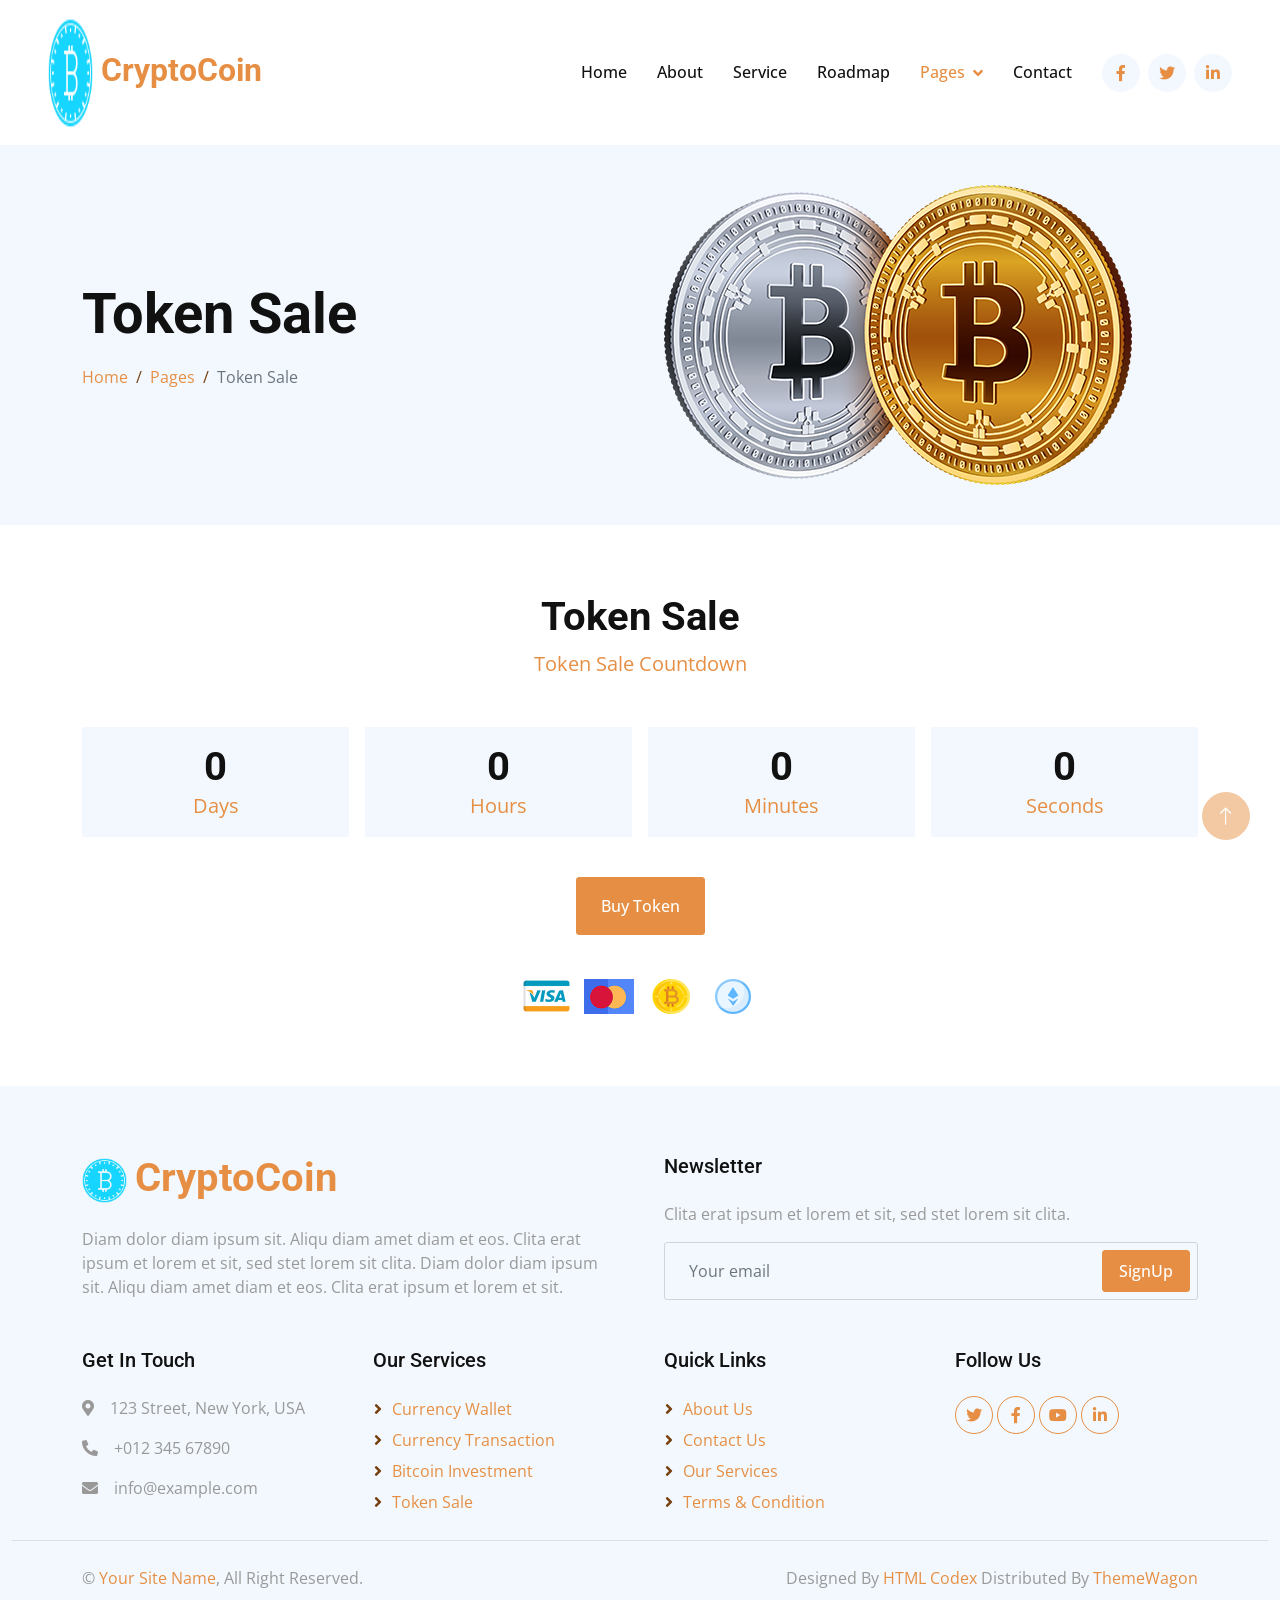
<file: token.html>
<!DOCTYPE html>
<html lang="en">

<head>
    <meta charset="utf-8">
    <title>CryptoCoin - Free Cryptocurrency Website Template</title>
    <meta content="width=device-width, initial-scale=1.0" name="viewport">
    <meta content="" name="keywords">
    <meta content="" name="description">

    <!-- Favicon -->
    <link href="img/favicon.ico" rel="icon">

    <!-- Google Web Fonts -->
    <link rel="preconnect" href="https://fonts.googleapis.com">
    <link rel="preconnect" href="https://fonts.gstatic.com" crossorigin>
    <link href="https://fonts.googleapis.com/css2?family=Open+Sans:wght@400;500&family=Roboto:wght@500;700&display=swap"
        rel="stylesheet">

    <!-- Icon Font Stylesheet -->
    <link href="https://cdnjs.cloudflare.com/ajax/libs/font-awesome/5.10.0/css/all.min.css" rel="stylesheet">
    <link href="https://cdn.jsdelivr.net/npm/bootstrap-icons@1.4.1/font/bootstrap-icons.css" rel="stylesheet">

    <!-- Libraries Stylesheet -->
    <link href="lib/animate/animate.min.css" rel="stylesheet">
    <link href="lib/owlcarousel/assets/owl.carousel.min.css" rel="stylesheet">

    <!-- Customized Bootstrap Stylesheet -->
    <link href="css/bootstrap.min.css" rel="stylesheet">

    <!-- Template Stylesheet -->
    <link href="css/style.css" rel="stylesheet">
</head>

<body>
    <!-- Spinner Start -->
    <div id="spinner"
        class="show bg-white position-fixed translate-middle w-100 vh-100 top-50 start-50 d-flex align-items-center justify-content-center">
        <div class="spinner-grow text-primary" role="status"></div>
    </div>
    <!-- Spinner End -->


    <!-- Navbar Start -->
    <nav class="navbar navbar-expand-lg bg-white navbar-light sticky-top p-0 px-4 px-lg-5">
        <a href="index.html" class="navbar-brand d-flex align-items-center">
            <h2 class="m-0 text-primary"><img class="img-fluid me-2" src="img/icon-1.png" alt=""
                    style="width: 45px;">CryptoCoin</h2>
        </a>
        <button type="button" class="navbar-toggler" data-bs-toggle="collapse" data-bs-target="#navbarCollapse">
            <span class="navbar-toggler-icon"></span>
        </button>
        <div class="collapse navbar-collapse" id="navbarCollapse">
            <div class="navbar-nav ms-auto py-4 py-lg-0">
                <a href="index.html" class="nav-item nav-link">Home</a>
                <a href="about.html" class="nav-item nav-link">About</a>
                <a href="service.html" class="nav-item nav-link">Service</a>
                <a href="roadmap.html" class="nav-item nav-link">Roadmap</a>
                <div class="nav-item dropdown">
                    <a href="#" class="nav-link dropdown-toggle active" data-bs-toggle="dropdown">Pages</a>
                    <div class="dropdown-menu shadow-sm m-0">
                        <a href="feature.html" class="dropdown-item">Feature</a>
                        <a href="token.html" class="dropdown-item active">Token Sale</a>
                        <a href="faq.html" class="dropdown-item">FAQs</a>
                        <a href="404.html" class="dropdown-item">404 Page</a>
                    </div>
                </div>
                <a href="contact.html" class="nav-item nav-link">Contact</a>
            </div>
            <div class="h-100 d-lg-inline-flex align-items-center d-none">
                <a class="btn btn-square rounded-circle bg-light text-primary me-2" href=""><i
                        class="fab fa-facebook-f"></i></a>
                <a class="btn btn-square rounded-circle bg-light text-primary me-2" href=""><i
                        class="fab fa-twitter"></i></a>
                <a class="btn btn-square rounded-circle bg-light text-primary me-0" href=""><i
                        class="fab fa-linkedin-in"></i></a>
            </div>
        </div>
    </nav>
    <!-- Navbar End -->


    <!-- Header Start -->
    <div class="container-fluid hero-header bg-light py-5 mb-5">
        <div class="container py-5">
            <div class="row g-5 align-items-center">
                <div class="col-lg-6">
                    <h1 class="display-4 mb-3 animated slideInDown">Token Sale</h1>
                    <nav aria-label="breadcrumb animated slideInDown">
                        <ol class="breadcrumb mb-0">
                            <li class="breadcrumb-item"><a href="#">Home</a></li>
                            <li class="breadcrumb-item"><a href="#">Pages</a></li>
                            <li class="breadcrumb-item active" aria-current="page">Token Sale</li>
                        </ol>
                    </nav>
                </div>
                <div class="col-lg-6 animated fadeIn">
                    <img class="img-fluid animated pulse infinite" style="animation-duration: 3s;" src="img/hero-2.png"
                        alt="">
                </div>
            </div>
        </div>
    </div>
    <!-- Header End -->


    <!-- Token Sale Start -->
    <div class="container-xxl py-5">
        <div class="container">
            <div class="text-center mx-auto wow fadeInUp" data-wow-delay="0.1s" style="max-width: 500px;">
                <h1 class="display-6">Token Sale</h1>
                <p class="text-primary fs-5 mb-5">Token Sale Countdown</p>
            </div>
            <div class="row g-3">
                <div class="col-6 col-md-3 wow fadeIn" data-wow-delay="0.1s">
                    <div class="bg-light text-center p-3">
                        <h1 class="mb-0">0</h1>
                        <span class="text-primary fs-5">Days</span>
                    </div>
                </div>
                <div class="col-6 col-md-3 wow fadeIn" data-wow-delay="0.3s">
                    <div class="bg-light text-center p-3">
                        <h1 class="mb-0">0</h1>
                        <span class="text-primary fs-5">Hours</span>
                    </div>
                </div>
                <div class="col-6 col-md-3 wow fadeIn" data-wow-delay="0.5s">
                    <div class="bg-light text-center p-3">
                        <h1 class="mb-0">0</h1>
                        <span class="text-primary fs-5">Minutes</span>
                    </div>
                </div>
                <div class="col-6 col-md-3 wow fadeIn" data-wow-delay="0.7s">
                    <div class="bg-light text-center p-3">
                        <h1 class="mb-0">0</h1>
                        <span class="text-primary fs-5">Seconds</span>
                    </div>
                </div>
                <div class="col-12 text-center py-4">
                    <a class="btn btn-primary py-3 px-4" href="">Buy Token</a>
                </div>
                <div class="col-12 text-center">
                    <img class="img-fluid m-1" src="img/payment-1.png" alt="" style="width: 50px;">
                    <img class="img-fluid m-1" src="img/payment-2.png" alt="" style="width: 50px;">
                    <img class="img-fluid m-1" src="img/payment-3.png" alt="" style="width: 50px;">
                    <img class="img-fluid m-1" src="img/payment-4.png" alt="" style="width: 50px;">
                </div>
            </div>
        </div>
    </div>
    <!-- Token Sale Start -->


    <!-- Footer Start -->
    <div class="container-fluid bg-light footer mt-5 pt-5 wow fadeIn" data-wow-delay="0.1s">
        <div class="container py-5">
            <div class="row g-5">
                <div class="col-md-6">
                    <h1 class="text-primary mb-4"><img class="img-fluid me-2" src="img/icon-1.png" alt=""
                            style="width: 45px;">CryptoCoin</h1>
                    <span>Diam dolor diam ipsum sit. Aliqu diam amet diam et eos. Clita erat ipsum et lorem et sit, sed
                        stet lorem sit clita. Diam dolor diam ipsum sit. Aliqu diam amet diam et eos. Clita erat ipsum
                        et lorem et sit.</span>
                </div>
                <div class="col-md-6">
                    <h5 class="mb-4">Newsletter</h5>
                    <p>Clita erat ipsum et lorem et sit, sed stet lorem sit clita.</p>
                    <div class="position-relative">
                        <input class="form-control bg-transparent w-100 py-3 ps-4 pe-5" type="text"
                            placeholder="Your email">
                        <button type="button"
                            class="btn btn-primary py-2 px-3 position-absolute top-0 end-0 mt-2 me-2">SignUp</button>
                    </div>
                </div>
                <div class="col-lg-3 col-md-6">
                    <h5 class="mb-4">Get In Touch</h5>
                    <p><i class="fa fa-map-marker-alt me-3"></i>123 Street, New York, USA</p>
                    <p><i class="fa fa-phone-alt me-3"></i>+012 345 67890</p>
                    <p><i class="fa fa-envelope me-3"></i>info@example.com</p>
                </div>
                <div class="col-lg-3 col-md-6">
                    <h5 class="mb-4">Our Services</h5>
                    <a class="btn btn-link" href="">Currency Wallet</a>
                    <a class="btn btn-link" href="">Currency Transaction</a>
                    <a class="btn btn-link" href="">Bitcoin Investment</a>
                    <a class="btn btn-link" href="">Token Sale</a>
                </div>
                <div class="col-lg-3 col-md-6">
                    <h5 class="mb-4">Quick Links</h5>
                    <a class="btn btn-link" href="">About Us</a>
                    <a class="btn btn-link" href="">Contact Us</a>
                    <a class="btn btn-link" href="">Our Services</a>
                    <a class="btn btn-link" href="">Terms & Condition</a>
                </div>
                <div class="col-lg-3 col-md-6">
                    <h5 class="mb-4">Follow Us</h5>
                    <div class="d-flex">
                        <a class="btn btn-square rounded-circle me-1" href=""><i class="fab fa-twitter"></i></a>
                        <a class="btn btn-square rounded-circle me-1" href=""><i class="fab fa-facebook-f"></i></a>
                        <a class="btn btn-square rounded-circle me-1" href=""><i class="fab fa-youtube"></i></a>
                        <a class="btn btn-square rounded-circle me-1" href=""><i class="fab fa-linkedin-in"></i></a>
                    </div>
                </div>
            </div>
        </div>
        <div class="container-fluid copyright">
            <div class="container">
                <div class="row">
                    <div class="col-md-6 text-center text-md-start mb-3 mb-md-0">
                        &copy; <a href="#">Your Site Name</a>, All Right Reserved.
                    </div>
                    <div class="col-md-6 text-center text-md-end">
                        <!--/*** This template is free as long as you keep the footer author’s credit link/attribution link/backlink. If you'd like to use the template without the footer author’s credit link/attribution link/backlink, you can purchase the Credit Removal License from "https://htmlcodex.com/credit-removal". Thank you for your support. ***/-->
                        Designed By <a href="https://htmlcodex.com">HTML Codex</a> Distributed By <a
                            href="https://themewagon.com">ThemeWagon</a>
                    </div>
                </div>
            </div>
        </div>
    </div>
    <!-- Footer End -->


    <!-- Back to Top -->
    <a href="#" class="btn btn-lg btn-primary btn-lg-square rounded-circle back-to-top"><i
            class="bi bi-arrow-up"></i></a>


    <!-- JavaScript Libraries -->
    <script src="https://code.jquery.com/jquery-3.4.1.min.js"></script>
    <script src="https://cdn.jsdelivr.net/npm/bootstrap@5.0.0/dist/js/bootstrap.bundle.min.js"></script>
    <script src="lib/wow/wow.min.js"></script>
    <script src="lib/easing/easing.min.js"></script>
    <script src="lib/waypoints/waypoints.min.js"></script>
    <script src="lib/owlcarousel/owl.carousel.min.js"></script>
    <script src="lib/counterup/counterup.min.js"></script>

    <!-- Template Javascript -->
    <script src="js/main.js"></script>
</body>

</html>
</file>
<file: css/style.css>
/********** Template CSS **********/
:root {
    --primary: #e68f44;
    --secondary: #78400f;
    --light: #F2F8FE;
    --dark: #111111;
}

.back-to-top {
    position: fixed;
    display: none;
    right: 30px;
    bottom: 60px;
    z-index: 99;
}

h4,
h5,
h6,
.h4,
.h5,
.h6 {
    font-weight: 500 !important;
}

a {
    color: #e68f44;
}

.btn-primary {
    color: #000;
    background-color: #e68f44;
    border-color: #e68f44;
}

.bg-primary {
    background-color: #e68f44!important;
}

.text-primary {
    color: #e68f44 !important;
}

.navbar-brand .me-2 {
height: 110px;

}
.py-5 {
    padding-top: 20px!important;
    padding-bottom: 20px !important;
}
/*** Spinner ***/
#spinner {
    opacity: 0;
    visibility: hidden;
    transition: opacity .5s ease-out, visibility 0s linear .5s;
    z-index: 99999;
}

#spinner.show {
    transition: opacity .5s ease-out, visibility 0s linear 0s;
    visibility: visible;
    opacity: 1;
}


/*** Button ***/
.btn {
    font-weight: 500;
    transition: .5s;
}

.btn.btn-primary {
    color: #FFFFFF;
}

.btn-square {
    width: 38px;
    height: 38px;
}

.btn-sm-square {
    width: 32px;
    height: 32px;
}

.btn-lg-square {
    width: 48px;
    height: 48px;
}

.btn-square,
.btn-sm-square,
.btn-lg-square {
    padding: 0;
    display: flex;
    align-items: center;
    justify-content: center;
    font-weight: normal;
}


/*** Navbar ***/
.navbar.sticky-top {
    top: -100px;
    transition: .5s;
}

.navbar .navbar-brand {
    height: 145px;
}

.navbar .navbar-nav .nav-link {
    margin-right: 30px;
    padding: 25px 0;
    color: var(--dark);
    font-weight: 500;
    outline: none;
}

.navbar .navbar-nav .nav-link:hover,
.navbar .navbar-nav .nav-link.active {
    color: var(--primary);
}

.navbar .dropdown-toggle::after {
    border: none;
    content: "\f107";
    font-family: "Font Awesome 5 Free";
    font-weight: 900;
    vertical-align: middle;
    margin-left: 8px;
}

@media (max-width: 991.98px) {
    .navbar .navbar-nav .nav-link  {
        margin-right: 0;
        padding: 10px 0;
    }

    .navbar .navbar-nav {
        border-top: 1px solid #EEEEEE;
    }
}

@media (min-width: 992px) {
    .navbar .nav-item .dropdown-menu {
        display: block;
        border: none;
        margin-top: 0;
        top: 150%;
        opacity: 0;
        visibility: hidden;
        transition: .5s;
    }

    .navbar .nav-item:hover .dropdown-menu {
        top: 100%;
        visibility: visible;
        transition: .5s;
        opacity: 1;
    }
}

.navbar .btn:hover {
    color: #FFFFFF !important;
    background: var(--primary) !important;
}


/*** Header ***/
.hero-header .breadcrumb-item+.breadcrumb-item::before {
    color: var(--secondary);
}


/*** Service ***/
.service-item {
    position: relative;
    overflow: hidden;
}

.service-item::after {
    position: absolute;
    content: "";
    width: 0;
    height: 0;
    top: -80px;
    right: -80px;
    border: 80px solid;
    transform: rotate(45deg);
    opacity: 1;
    transition: .5s;
}

.service-item.bg-white::after {
    border-color: transparent transparent var(--light) transparent;
}

.service-item.bg-light::after {
    border-color: transparent transparent #FFFFFF transparent;
}

.service-item:hover::after {
    opacity: 0;
}


/*** Roadmap ***/
.roadmap-carousel {
    position: relative;
}

.roadmap-carousel::before {
    position: absolute;
    content: "";
    height: 0;
    width: 100%;
    top: 20px;
    left: 0;
    border-top: 2px dashed var(--secondary);
}

.roadmap-carousel .roadmap-item .roadmap-point {
    position: absolute;
    width: 30px;
    height: 30px;
    top: 6px;
    left: 50%;
    margin-left: -15px;
    background: #FFFFFF;
    border: 2px solid var(--primary);
    transform: rotate(45deg);
    display: flex;
    align-items: center;
    justify-content: center;
}

.roadmap-carousel .roadmap-item .roadmap-point span {
    display: block;
    width: 18px;
    height: 18px;
    background: var(--primary);
}

.roadmap-carousel .roadmap-item {
    position: relative;
    padding-top: 150px;
    text-align: center;
}

.roadmap-carousel .roadmap-item::before {
    position: absolute;
    content: "";
    width: 0;
    height: 115px;
    top: 0;
    left: 50%;
    transform: translateX(-50%);
    border-right: 2px dashed var(--secondary);
}

.roadmap-carousel .roadmap-item::after {
    position: absolute;
    content: "";
    width: 14px;
    height: 14px;
    top: 111px;
    left: 50%;
    margin-left: -7px;
    transform: rotate(45deg);
    background: var(--primary);
}

.roadmap-carousel .owl-nav {
    margin-top: 40px;
    display: flex;
    justify-content: center;
}

.roadmap-carousel .owl-nav .owl-prev,
.roadmap-carousel .owl-nav .owl-next {
    margin: 0 12px;
    width: 50px;
    height: 50px;
    display: flex;
    align-items: center;
    justify-content: center;
    border-radius: 50px;
    font-size: 22px;
    color: var(--light);
    background: var(--primary);
    transition: .5s;
}

.roadmap-carousel .owl-nav .owl-prev:hover,
.roadmap-carousel .owl-nav .owl-next:hover {
    color: var(--primary);
    background: var(--dark);
}


/*** FAQs ***/
.accordion .accordion-item {
    border: none;
    margin-bottom: 15px;
}

.accordion .accordion-button {
    background: var(--light);
    border-radius: 2px;
}

.accordion .accordion-button:not(.collapsed) {
    color: #FFFFFF;
    background: var(--primary);
    box-shadow: none;
}

.accordion .accordion-button:not(.collapsed)::after {
    background-image: url("data:image/svg+xml,%3csvg xmlns='http://www.w3.org/2000/svg' viewBox='0 0 16 16' fill='%23fff'%3e%3cpath fill-rule='evenodd' d='M1.646 4.646a.5.5 0 0 1 .708 0L8 10.293l5.646-5.647a.5.5 0 0 1 .708.708l-6 6a.5.5 0 0 1-.708 0l-6-6a.5.5 0 0 1 0-.708z'/%3e%3c/svg%3e");
}

.accordion .accordion-body {
    padding: 15px 0 0 0;
}


/*** Footer ***/
.footer .btn.btn-link {
    display: block;
    margin-bottom: 5px;
    padding: 0;
    text-align: left;
    color: var(--primary);
    font-weight: normal;
    text-transform: capitalize;
    transition: .3s;
}

.footer .btn.btn-link::before {
    position: relative;
    content: "\f105";
    font-family: "Font Awesome 5 Free";
    font-weight: 900;
    color: var(--secondary);
    margin-right: 10px;
}

.footer .btn.btn-link:hover {
    color: var(--secondary);
    letter-spacing: 1px;
    box-shadow: none;
}

.footer .btn.btn-square {
    color: var(--primary);
    border: 1px solid var(--primary);
}

.footer .btn.btn-square:hover {
    color: #FFFFFF;
    background: var(--primary);
}

.footer .copyright {
    padding: 25px 0;
    border-top: 1px solid rgba(17, 17, 17, .1);
}

.footer .copyright a {
    color: var(--primary);
}

.footer .copyright a:hover {
    color: var(--dark);
}
</file>
